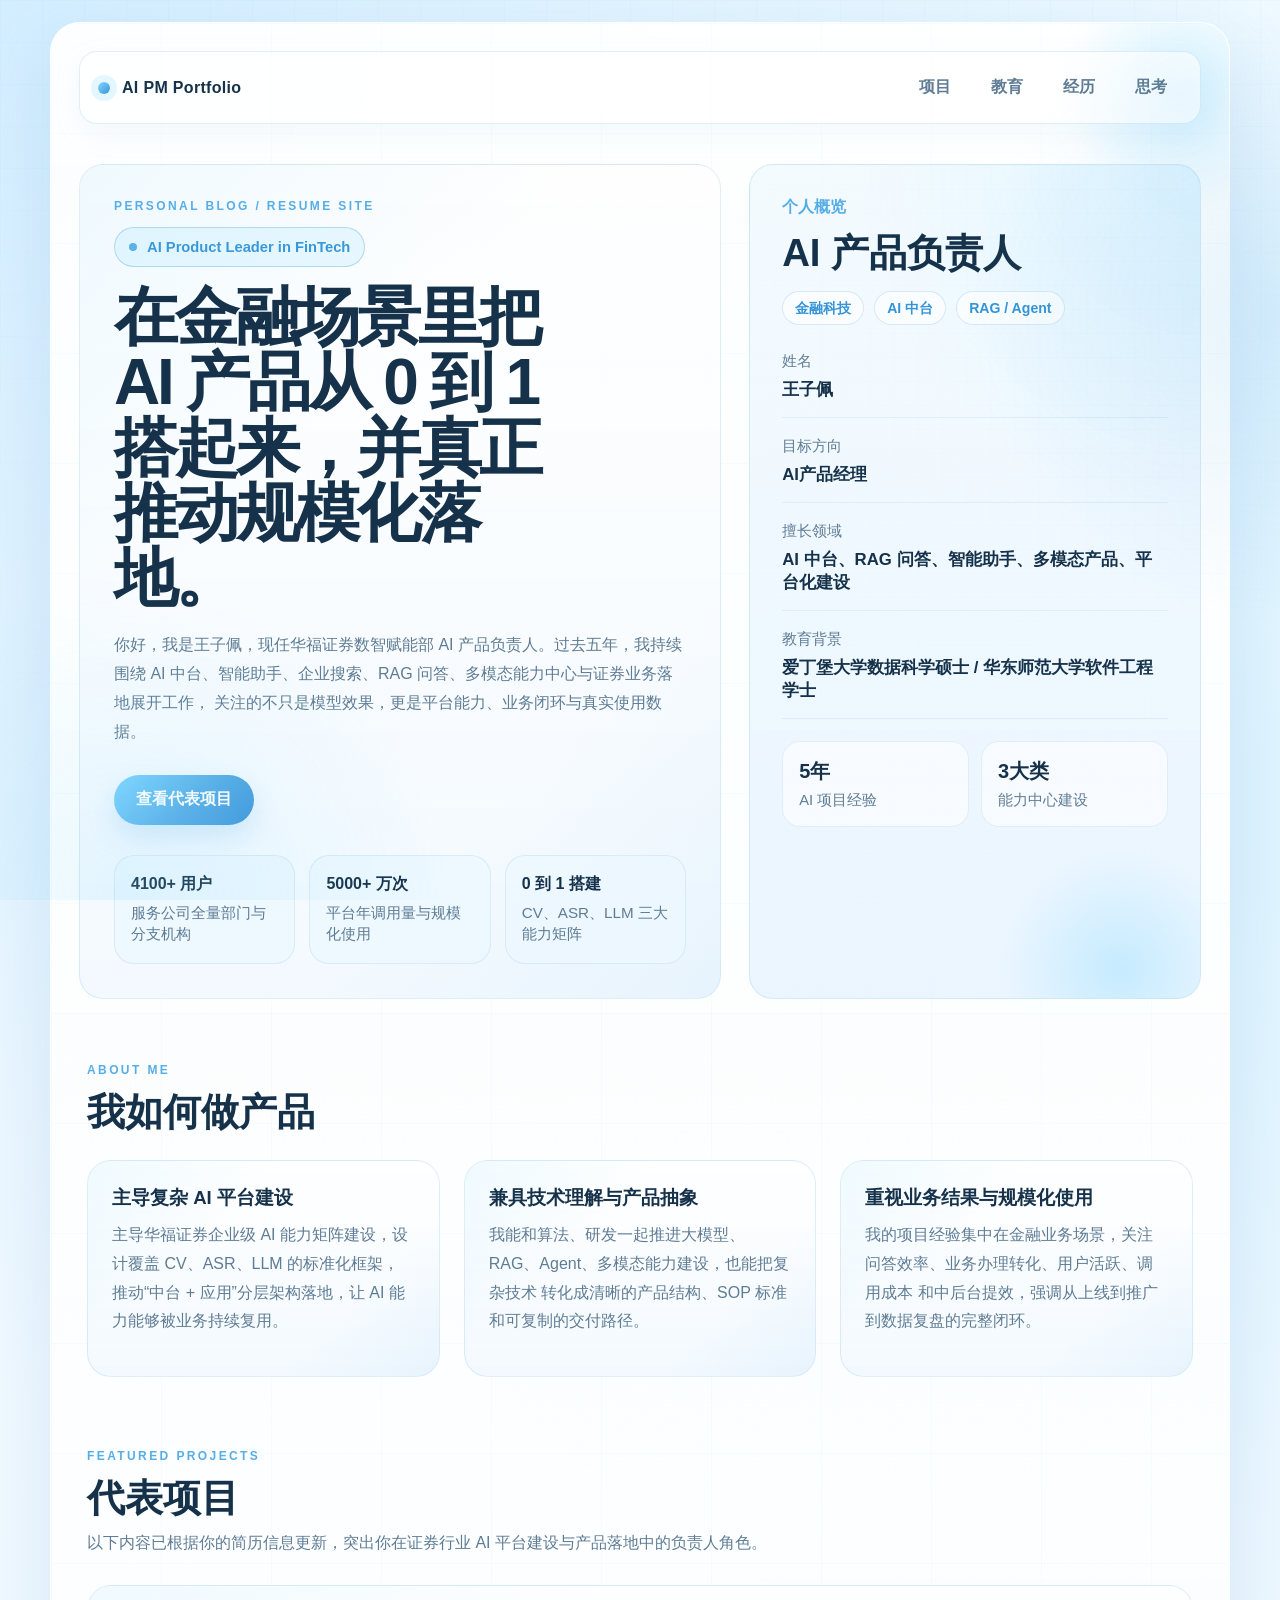
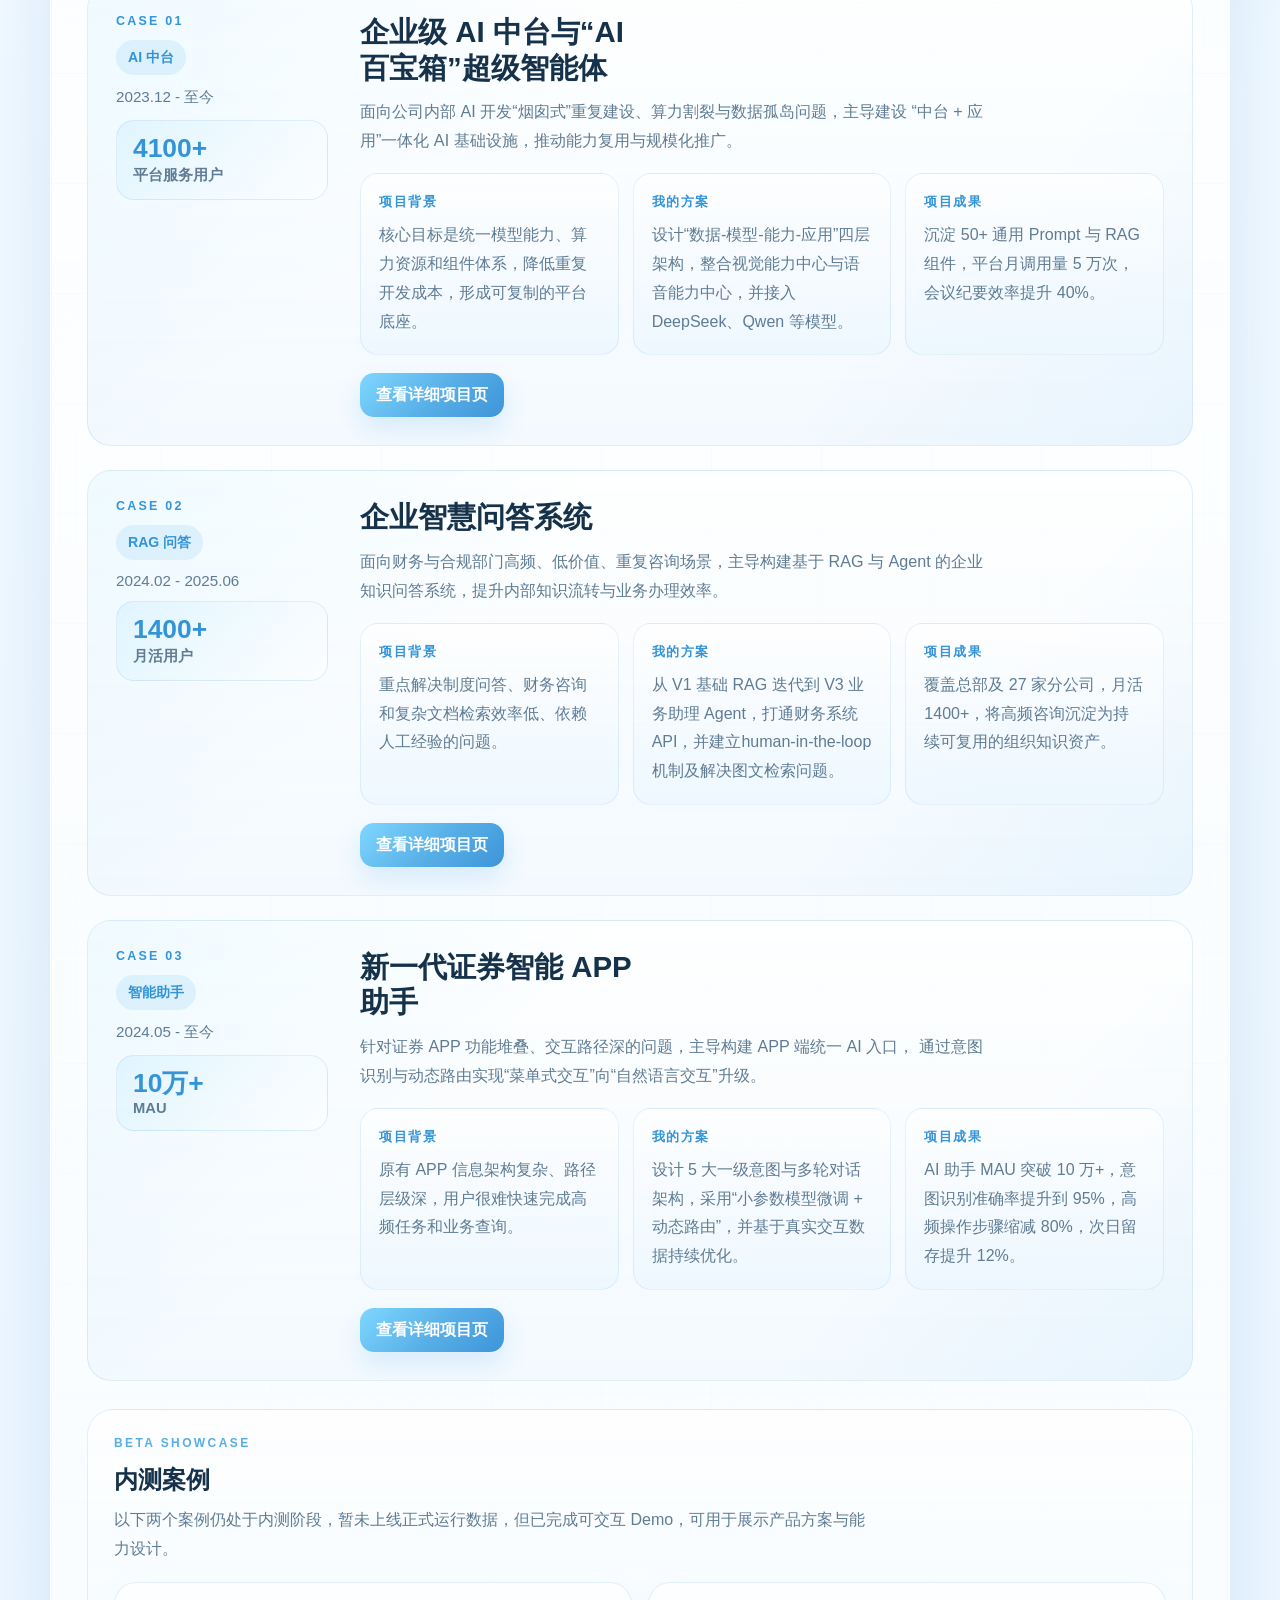
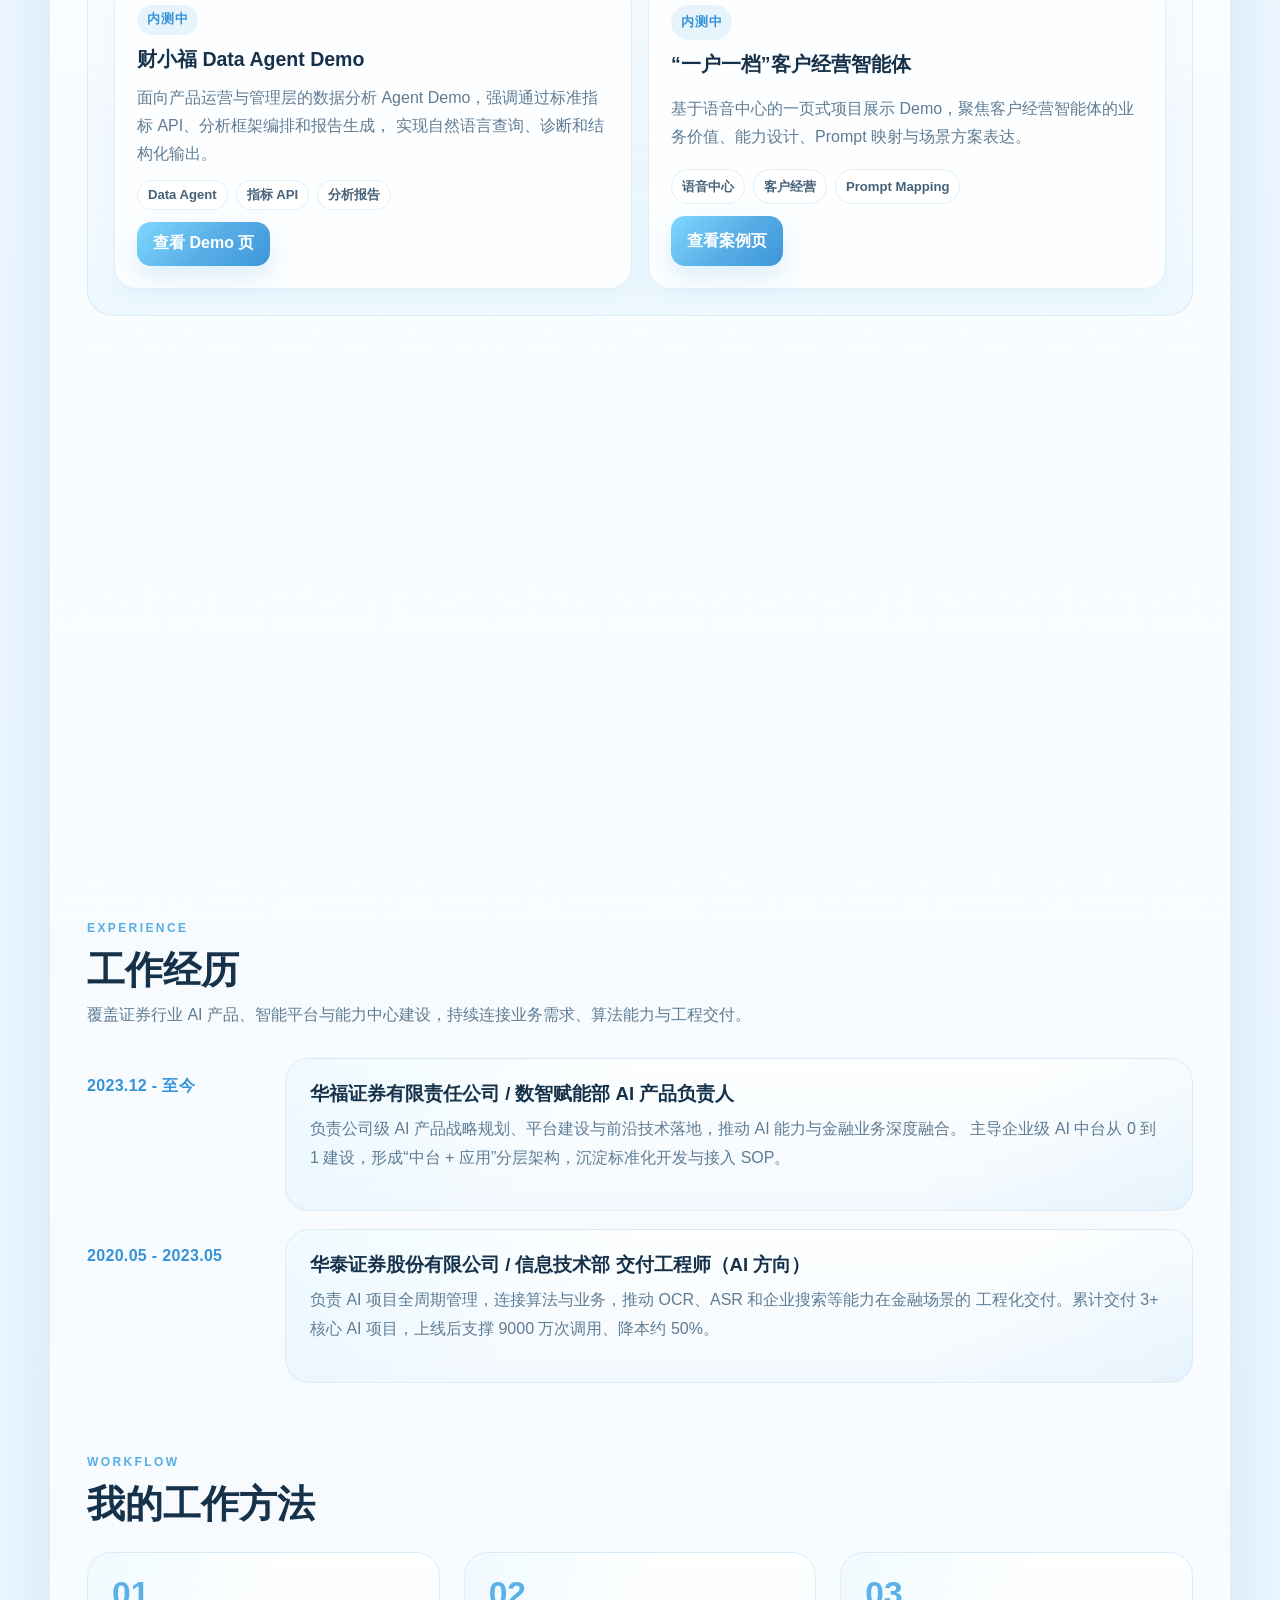
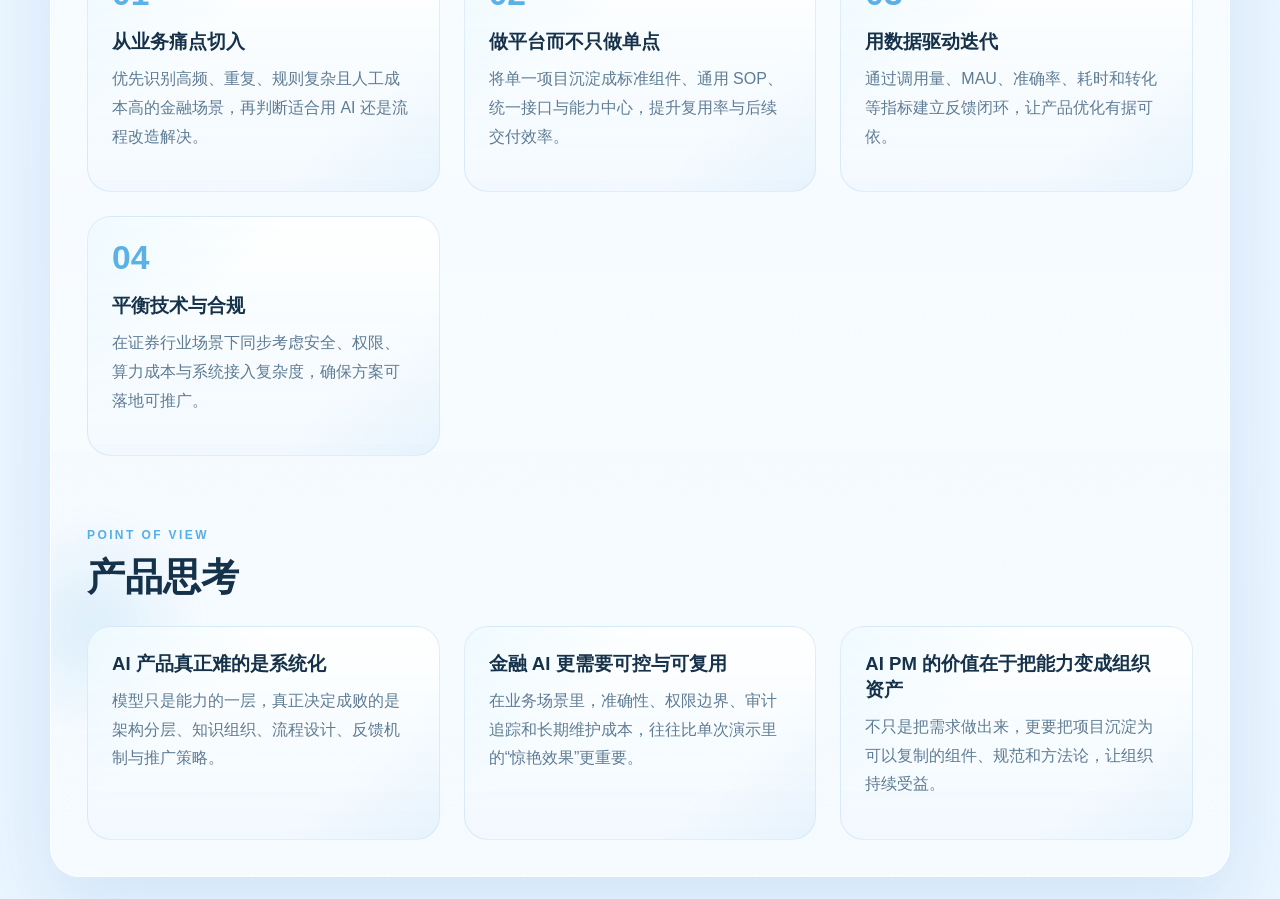
<file: index.html>
<!DOCTYPE html>
<html lang="zh-CN">
<head>
  <meta charset="UTF-8">
  <meta name="viewport" content="width=device-width, initial-scale=1.0">
  <title>王子佩 | AI 产品经理个人博客</title>
  <meta
    name="description"
    content="王子佩的 AI 产品经理个人博客，展示证券行业 AI 中台、智能问答、智能助手与平台化产品项目经历。"
  >
  <link rel="stylesheet" href="style.css">
</head>
<body>
  <div class="page-shell">
    <div class="bg-orb bg-orb-one"></div>
    <div class="bg-orb bg-orb-two"></div>
    <div class="bg-grid"></div>
    <header class="hero">
      <nav class="topbar">
        <div class="brand">
          <span class="brand-dot"></span>
          <span>AI PM Portfolio</span>
        </div>
        <div class="nav-links">
          <a href="#projects">项目</a>
          <a href="#education">教育</a>
          <a href="#experience">经历</a>
          <a href="#writing">思考</a>
        </div>
      </nav>

      <div class="hero-grid">
        <section class="hero-copy reveal">
          <p class="eyebrow">PERSONAL BLOG / RESUME SITE</p>
          <div class="status-pill">
            <span class="status-dot"></span>
            <span>AI Product Leader in FinTech</span>
          </div>
          <h1>在金融场景里把 AI 产品从 0 到 1 搭起来，并真正推动规模化落地。</h1>
          <p class="hero-text">
            你好，我是王子佩，现任华福证券数智赋能部 AI 产品负责人。过去五年，我持续围绕
            AI 中台、智能助手、企业搜索、RAG 问答、多模态能力中心与证券业务落地展开工作，
            关注的不只是模型效果，更是平台能力、业务闭环与真实使用数据。
          </p>

          <div class="hero-actions">
            <a class="button button-primary" href="#projects">查看代表项目</a>
          </div>

          <ul class="hero-metrics">
            <li>
              <strong>4100+ 用户</strong>
              <span>服务公司全量部门与分支机构</span>
            </li>
            <li>
              <strong>5000+ 万次</strong>
              <span>平台年调用量与规模化使用</span>
            </li>
            <li>
              <strong>0 到 1 搭建</strong>
              <span>CV、ASR、LLM 三大能力矩阵</span>
            </li>
          </ul>
        </section>

        <aside class="hero-card reveal">
          <div class="card-glow"></div>
          <div class="card-grid"></div>
          <p class="card-label">个人概览</p>
          <h2>AI 产品负责人</h2>
          <div class="hero-badges">
            <span>金融科技</span>
            <span>AI 中台</span>
            <span>RAG / Agent</span>
          </div>
          <div class="info-list">
            <div>
              <span>姓名</span>
              <strong>王子佩</strong>
            </div>
            <div>
              <span>目标方向</span>
              <strong>AI产品经理</strong>
            </div>
            <div>
              <span>擅长领域</span>
              <strong>AI 中台、RAG 问答、智能助手、多模态产品、平台化建设</strong>
            </div>
            <div>
              <span>教育背景</span>
              <strong>爱丁堡大学数据科学硕士 / 华东师范大学软件工程学士</strong>
            </div>
          </div>
          <div class="mini-metrics">
            <article>
              <strong>5年</strong>
              <span>AI 项目经验</span>
            </article>
            <article>
              <strong>3大类</strong>
              <span>能力中心建设</span>
            </article>
          </div>
        </aside>
      </div>
    </header>

    <main>
      <section class="section intro reveal">
        <div class="section-heading">
          <p class="eyebrow">ABOUT ME</p>
          <h2>我如何做产品</h2>
        </div>
        <div class="intro-grid">
          <article>
            <h3>主导复杂 AI 平台建设</h3>
            <p>
              主导华福证券企业级 AI 能力矩阵建设，设计覆盖 CV、ASR、LLM 的标准化框架，
              推动“中台 + 应用”分层架构落地，让 AI 能力能够被业务持续复用。
            </p>
          </article>
          <article>
            <h3>兼具技术理解与产品抽象</h3>
            <p>
              我能和算法、研发一起推进大模型、RAG、Agent、多模态能力建设，也能把复杂技术
              转化成清晰的产品结构、SOP 标准和可复制的交付路径。
            </p>
          </article>
          <article>
            <h3>重视业务结果与规模化使用</h3>
            <p>
              我的项目经验集中在金融业务场景，关注问答效率、业务办理转化、用户活跃、调用成本
              和中后台提效，强调从上线到推广到数据复盘的完整闭环。
            </p>
          </article>
        </div>
      </section>

      <section class="section reveal" id="projects">
        <div class="section-heading">
          <p class="eyebrow">FEATURED PROJECTS</p>
          <h2>代表项目</h2>
          <p class="section-subtitle">
            以下内容已根据你的简历信息更新，突出你在证券行业 AI 平台建设与产品落地中的负责人角色。
          </p>
        </div>

        <div class="project-list">
          <article class="project-card project-case">
            <div class="project-side">
              <span class="case-index">CASE 01</span>
              <span class="project-tag">AI 中台</span>
              <span class="project-period">2023.12 - 至今</span>
              <div class="project-highlight">
                <strong>4100+</strong>
                <span>平台服务用户</span>
              </div>
            </div>
            <div class="project-body">
              <h3>企业级 AI 中台与“AI 百宝箱”超级智能体</h3>
              <p class="project-summary">
                面向公司内部 AI 开发“烟囱式”重复建设、算力割裂与数据孤岛问题，主导建设
                “中台 + 应用”一体化 AI 基础设施，推动能力复用与规模化推广。
              </p>
              <div class="case-grid">
                <div class="case-block">
                  <span>项目背景</span>
                  <p>核心目标是统一模型能力、算力资源和组件体系，降低重复开发成本，形成可复制的平台底座。</p>
                </div>
                <div class="case-block">
                  <span>我的方案</span>
                  <p>设计“数据-模型-能力-应用”四层架构，整合视觉能力中心与语音能力中心，并接入 DeepSeek、Qwen 等模型。</p>
                </div>
                <div class="case-block">
                  <span>项目成果</span>
                  <p>沉淀 50+ 通用 Prompt 与 RAG 组件，平台月调用量 5 万次，会议纪要效率提升 40%。</p>
                </div>
              </div>
              <div class="project-link-row">
                <a class="showcase-link" href="./ai_baibaoxiang_project_report.html">查看详细项目页</a>
              </div>
            </div>
          </article>

          <article class="project-card project-case">
            <div class="project-side">
              <span class="case-index">CASE 02</span>
              <span class="project-tag">RAG 问答</span>
              <span class="project-period">2024.02 - 2025.06</span>
              <div class="project-highlight">
                <strong>1400+</strong>
                <span>月活用户</span>
              </div>
            </div>
            <div class="project-body">
              <h3>企业智慧问答系统</h3>
              <p class="project-summary">
                面向财务与合规部门高频、低价值、重复咨询场景，主导构建基于 RAG 与 Agent
                的企业知识问答系统，提升内部知识流转与业务办理效率。
              </p>
              <div class="case-grid">
                <div class="case-block">
                  <span>项目背景</span>
                  <p>重点解决制度问答、财务咨询和复杂文档检索效率低、依赖人工经验的问题。</p>
                </div>
                <div class="case-block">
                  <span>我的方案</span>
                  <p>从 V1 基础 RAG 迭代到 V3 业务助理 Agent，打通财务系统 API，并建立human-in-the-loop机制及解决图文检索问题。</p>
                </div>
                <div class="case-block">
                  <span>项目成果</span>
                  <p>覆盖总部及 27 家分公司，月活 1400+，将高频咨询沉淀为持续可复用的组织知识资产。</p>
                </div>
              </div>
              <div class="project-link-row">
                <a class="showcase-link" href="./enterprise_qa_project_report.html">查看详细项目页</a>
              </div>
            </div>
          </article>

          <article class="project-card project-case">
            <div class="project-side">
              <span class="case-index">CASE 03</span>
              <span class="project-tag">智能助手</span>
              <span class="project-period">2024.05 - 至今</span>
              <div class="project-highlight">
                <strong>10万+</strong>
                <span>MAU</span>
              </div>
            </div>
            <div class="project-body">
              <h3>新一代证券智能 APP 助手</h3>
              <p class="project-summary">
                针对证券 APP 功能堆叠、交互路径深的问题，主导构建 APP 端统一 AI 入口，
                通过意图识别与动态路由实现“菜单式交互”向“自然语言交互”升级。
              </p>
              <div class="case-grid">
                <div class="case-block">
                  <span>项目背景</span>
                  <p>原有 APP 信息架构复杂、路径层级深，用户很难快速完成高频任务和业务查询。</p>
                </div>
                <div class="case-block">
                  <span>我的方案</span>
                  <p>设计 5 大一级意图与多轮对话架构，采用“小参数模型微调 + 动态路由”，并基于真实交互数据持续优化。</p>
                </div>
                <div class="case-block">
                  <span>项目成果</span>
                  <p>AI 助手 MAU 突破 10 万+，意图识别准确率提升到 95%，高频操作步骤缩减 80%，次日留存提升 12%。</p>
                </div>
              </div>
              <div class="project-link-row">
                <a class="showcase-link" href="./caixiaofu_project_report_ultra_hd.html">查看详细项目页</a>
              </div>
            </div>
          </article>
        </div>

        <div class="project-showcase">
          <div class="showcase-head">
            <p class="eyebrow">BETA SHOWCASE</p>
            <h3>内测案例</h3>
            <p class="section-subtitle">
              以下两个案例仍处于内测阶段，暂未上线正式运行数据，但已完成可交互 Demo，可用于展示产品方案与能力设计。
            </p>
          </div>
          <div class="showcase-grid">
            <article class="showcase-card">
              <span class="showcase-status">内测中</span>
              <h4>财小福 Data Agent Demo</h4>
              <p>
                面向产品运营与管理层的数据分析 Agent Demo，强调通过标准指标 API、分析框架编排和报告生成，
                实现自然语言查询、诊断和结构化输出。
              </p>
              <div class="showcase-tags">
                <span>Data Agent</span>
                <span>指标 API</span>
                <span>分析报告</span>
              </div>
              <a class="showcase-link" href="./caixiaofu_data_agent_api_demo_atomic_metric_api_no_extra_column.html">查看 Demo 页</a>
            </article>

            <article class="showcase-card">
              <span class="showcase-status">内测中</span>
              <h4>“一户一档”客户经营智能体</h4>
              <p>
                基于语音中心的一页式项目展示 Demo，聚焦客户经营智能体的业务价值、能力设计、Prompt 映射与场景方案表达。
              </p>
              <div class="showcase-tags">
                <span>语音中心</span>
                <span>客户经营</span>
                <span>Prompt Mapping</span>
              </div>
              <a class="showcase-link" href="./project_showcase_onepage_with_demo_prompt_mapping_v2.html">查看案例页</a>
            </article>
          </div>
        </div>
      </section>

      <section class="section reveal" id="education">
        <div class="section-heading">
          <p class="eyebrow">EDUCATION</p>
          <h2>教育经历</h2>
          <p class="section-subtitle">
            数据科学与软件工程的复合背景，让我在 AI 产品工作中能够同时理解技术实现与业务落地。
          </p>
        </div>

        <div class="timeline">
          <article class="timeline-item">
            <span class="timeline-date">2018.09 - 2019.11</span>
            <div class="timeline-content">
              <h3>英国爱丁堡大学 / 数据科学硕士</h3>
              <p>
                系统学习数据科学、机器学习与工程分析方法，并以第二作者身份发表论文
                《Image Deconvolution with Deep Image and Kernel Priors》。
              </p>
            </div>
          </article>

          <article class="timeline-item">
            <span class="timeline-date">2014.09 - 2018.06</span>
            <div class="timeline-content">
              <h3>华东师范大学 / 软件工程学士</h3>
              <p>
                夯实软件工程、系统设计与产品协作基础，为后续从 AI 技术交付走向 AI 产品规划与平台建设
                提供了扎实的工程能力支撑。
              </p>
            </div>
          </article>
        </div>
      </section>

      <section class="section reveal" id="experience">
        <div class="section-heading">
          <p class="eyebrow">EXPERIENCE</p>
          <h2>工作经历</h2>
          <p class="section-subtitle">
            覆盖证券行业 AI 产品、智能平台与能力中心建设，持续连接业务需求、算法能力与工程交付。
          </p>
        </div>

        <div class="timeline">
          <article class="timeline-item">
            <span class="timeline-date">2023.12 - 至今</span>
            <div class="timeline-content">
              <h3>华福证券有限责任公司 / 数智赋能部 AI 产品负责人</h3>
              <p>
                负责公司级 AI 产品战略规划、平台建设与前沿技术落地，推动 AI 能力与金融业务深度融合。
                主导企业级 AI 中台从 0 到 1 建设，形成“中台 + 应用”分层架构，沉淀标准化开发与接入 SOP。
              </p>
            </div>
          </article>

          <article class="timeline-item">
            <span class="timeline-date">2020.05 - 2023.05</span>
            <div class="timeline-content">
              <h3>华泰证券股份有限公司 / 信息技术部 交付工程师（AI 方向）</h3>
              <p>
                负责 AI 项目全周期管理，连接算法与业务，推动 OCR、ASR 和企业搜索等能力在金融场景的
                工程化交付。累计交付 3+ 核心 AI 项目，上线后支撑 9000 万次调用、降本约 50%。
              </p>
            </div>
          </article>
        </div>
      </section>

      <section class="section method reveal">
        <div class="section-heading">
          <p class="eyebrow">WORKFLOW</p>
          <h2>我的工作方法</h2>
        </div>

        <div class="method-grid">
          <article>
            <span>01</span>
            <h3>从业务痛点切入</h3>
            <p>优先识别高频、重复、规则复杂且人工成本高的金融场景，再判断适合用 AI 还是流程改造解决。</p>
          </article>
          <article>
            <span>02</span>
            <h3>做平台而不只做单点</h3>
            <p>将单一项目沉淀成标准组件、通用 SOP、统一接口与能力中心，提升复用率与后续交付效率。</p>
          </article>
          <article>
            <span>03</span>
            <h3>用数据驱动迭代</h3>
            <p>通过调用量、MAU、准确率、耗时和转化等指标建立反馈闭环，让产品优化有据可依。</p>
          </article>
          <article>
            <span>04</span>
            <h3>平衡技术与合规</h3>
            <p>在证券行业场景下同步考虑安全、权限、算力成本与系统接入复杂度，确保方案可落地可推广。</p>
          </article>
        </div>
      </section>

      <section class="section reveal" id="writing">
        <div class="section-heading">
          <p class="eyebrow">POINT OF VIEW</p>
          <h2>产品思考</h2>
        </div>

        <div class="writing-grid">
          <article class="writing-card">
            <h3>AI 产品真正难的是系统化</h3>
            <p>
              模型只是能力的一层，真正决定成败的是架构分层、知识组织、流程设计、反馈机制与推广策略。
            </p>
          </article>
          <article class="writing-card">
            <h3>金融 AI 更需要可控与可复用</h3>
            <p>
              在业务场景里，准确性、权限边界、审计追踪和长期维护成本，往往比单次演示里的“惊艳效果”更重要。
            </p>
          </article>
          <article class="writing-card">
            <h3>AI PM 的价值在于把能力变成组织资产</h3>
            <p>
              不只是把需求做出来，更要把项目沉淀为可以复制的组件、规范和方法论，让组织持续受益。
            </p>
          </article>
        </div>
      </section>
    </main>
  </div>

  <script src="script.js"></script>
</body>
</html>
</file>
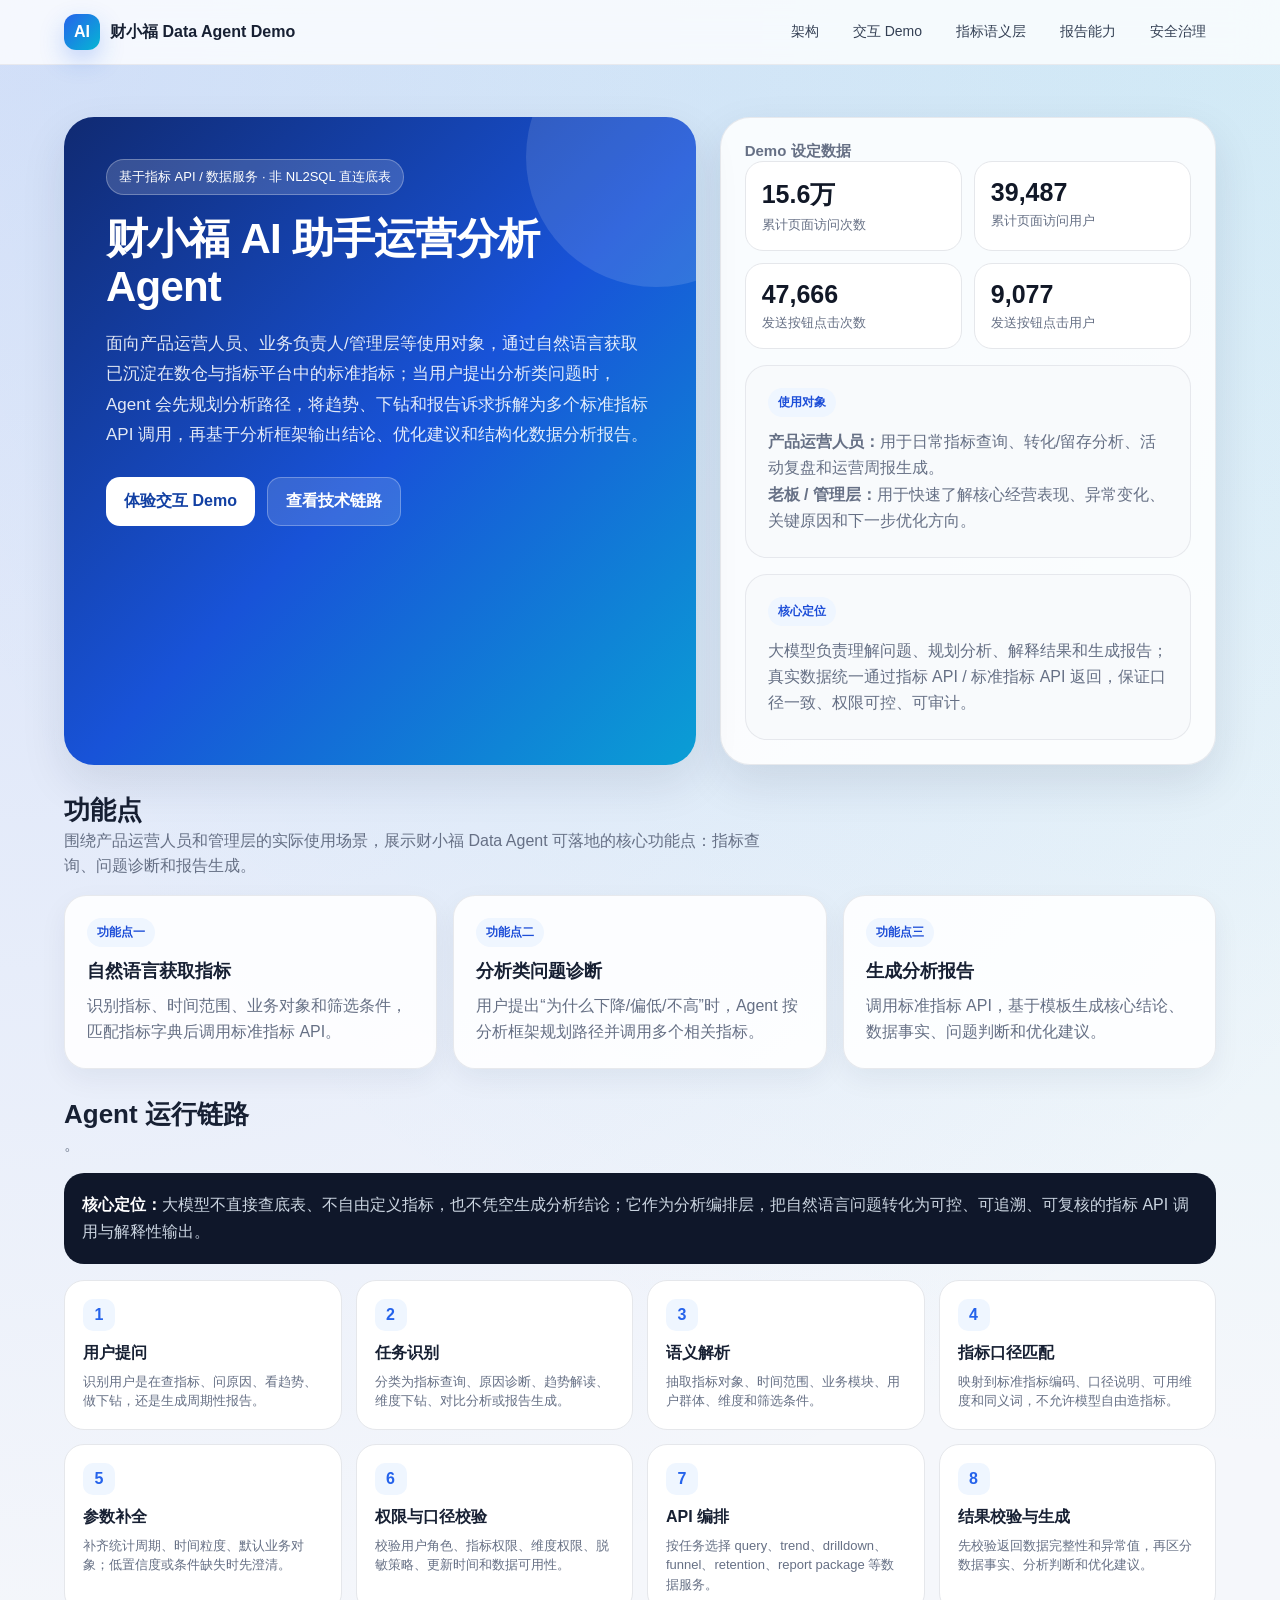
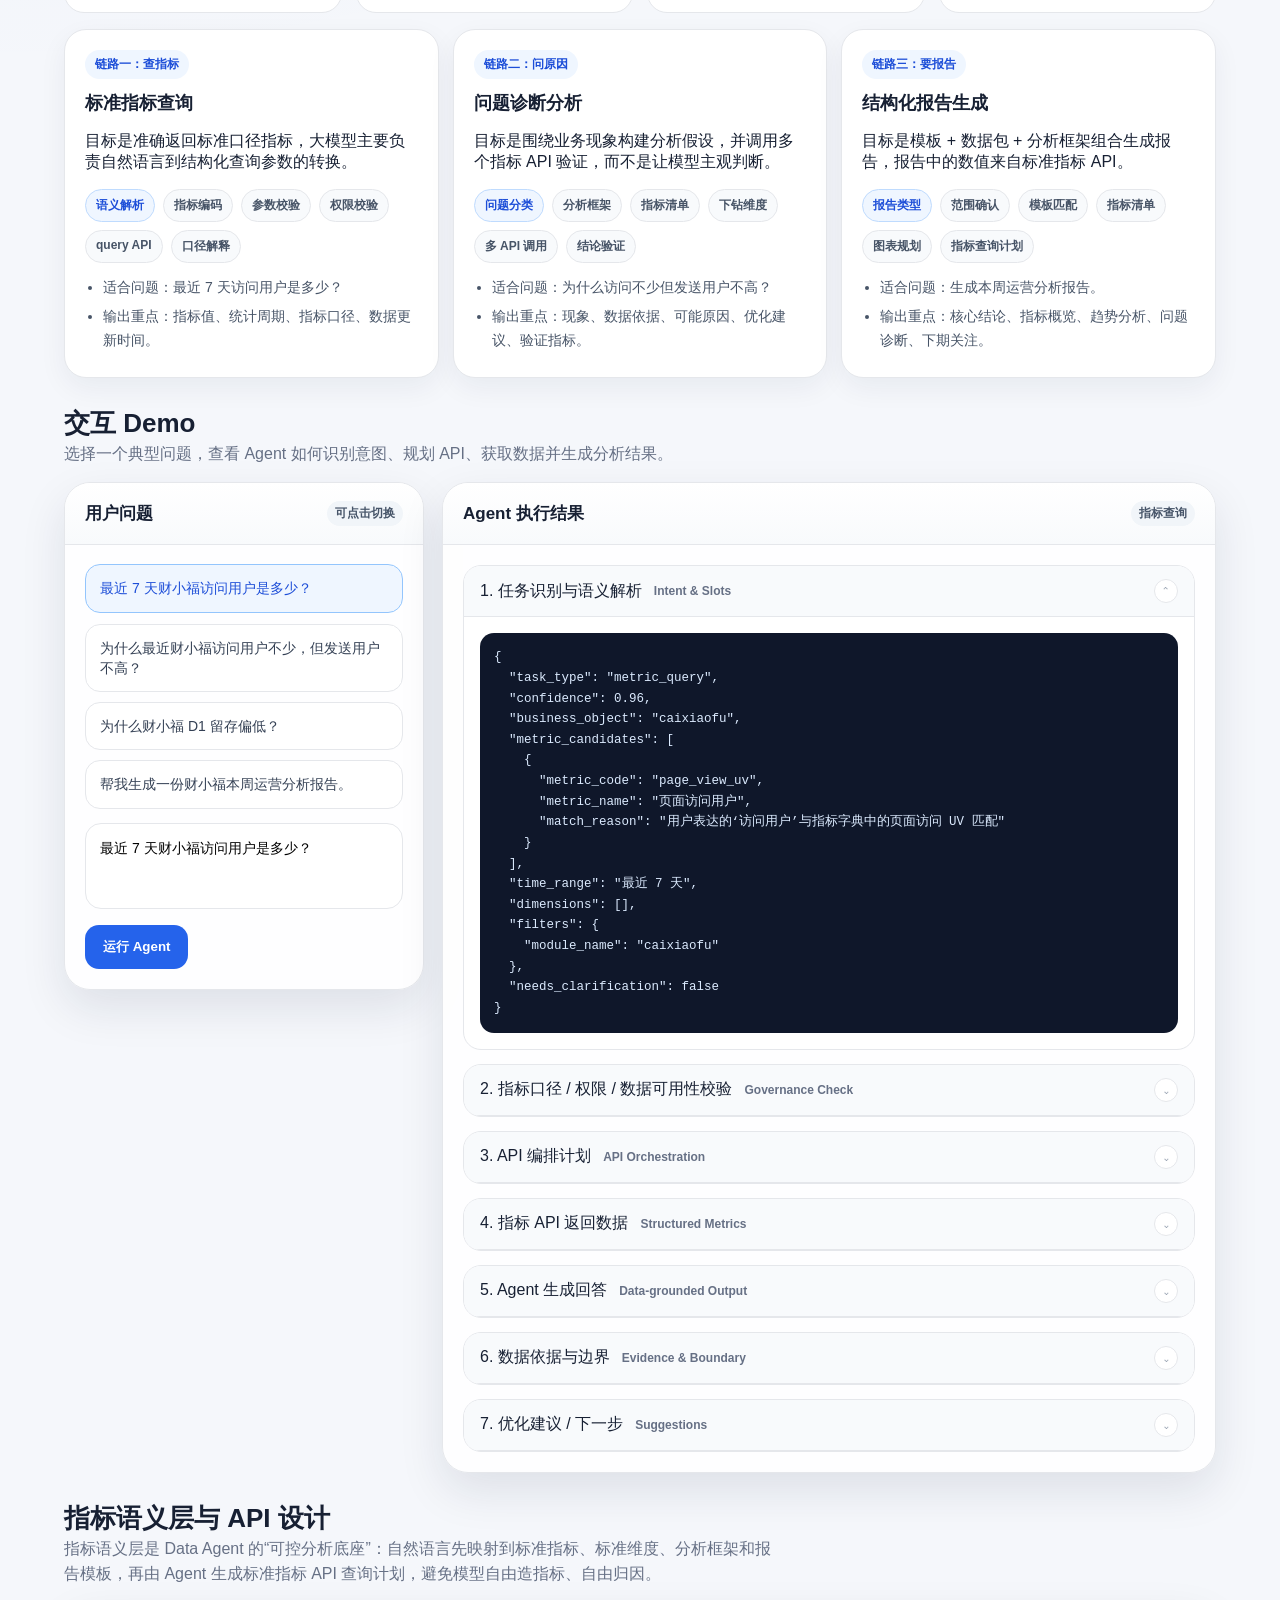
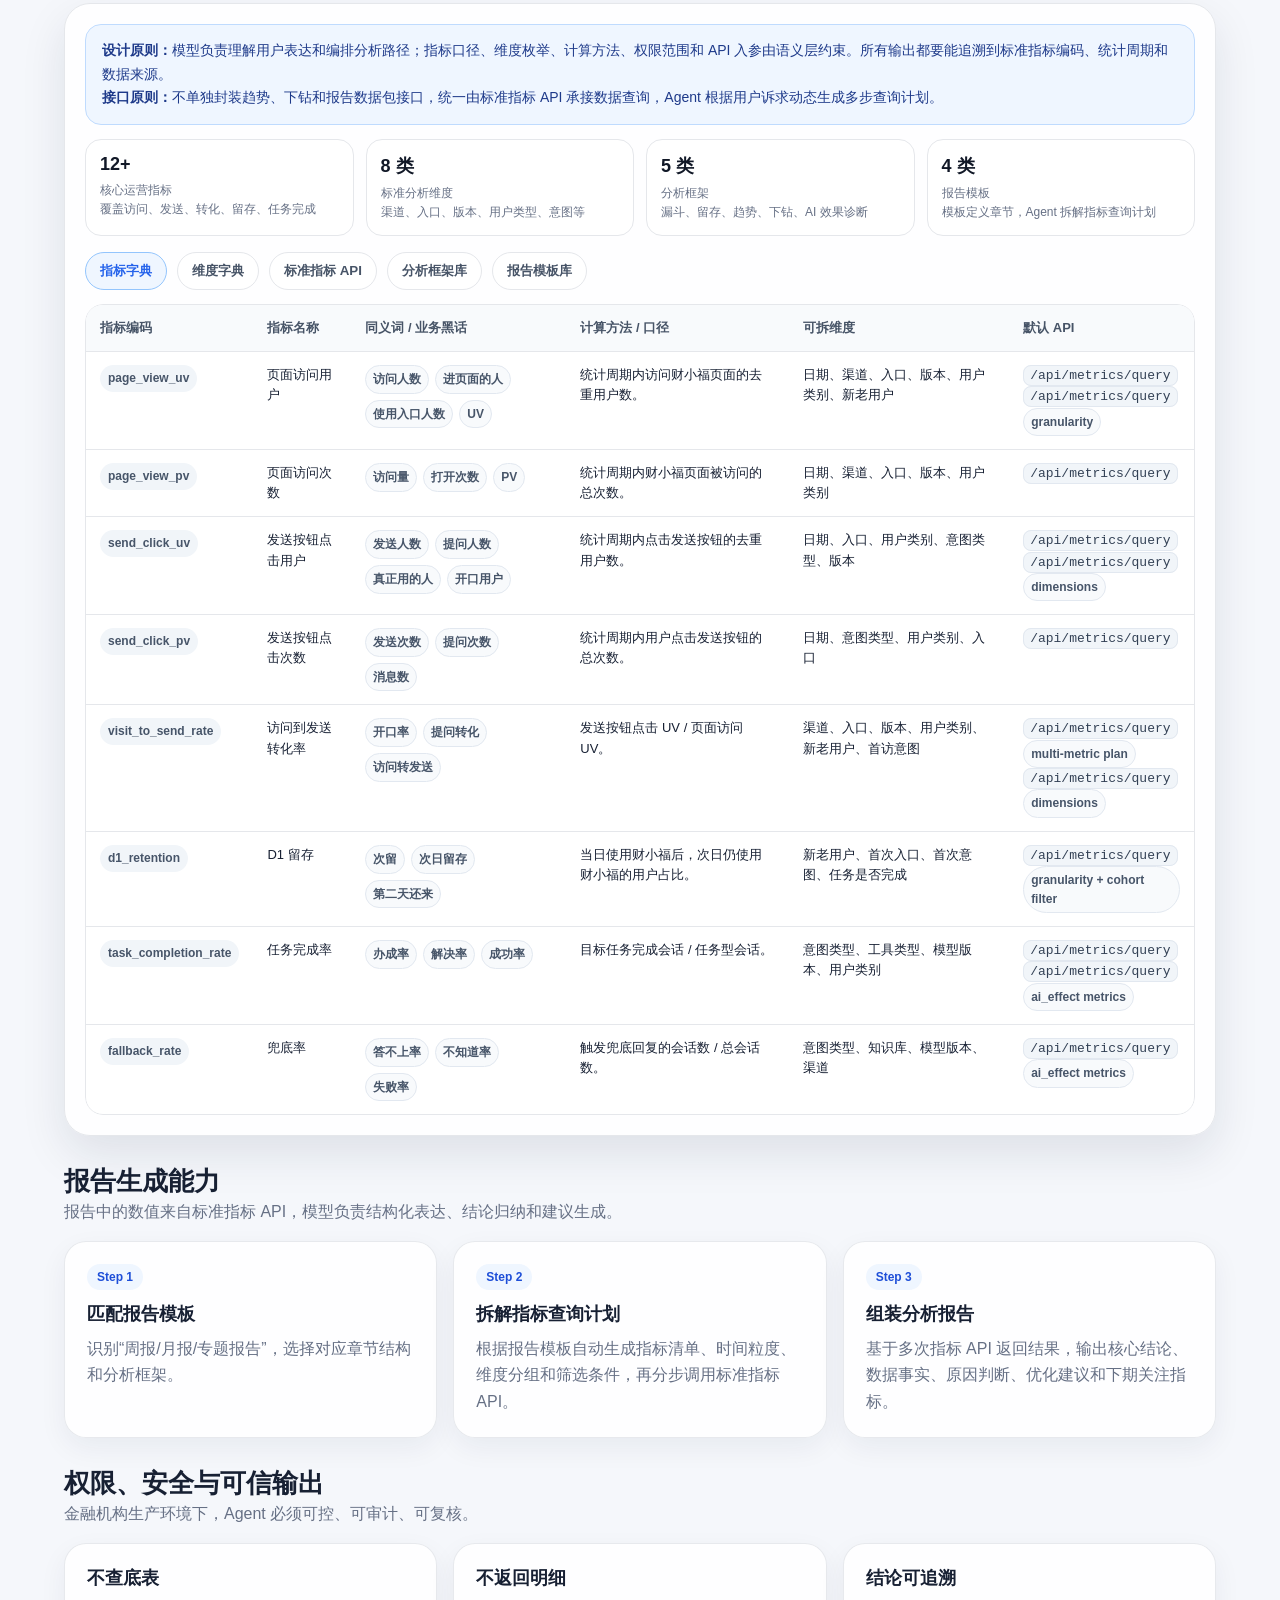
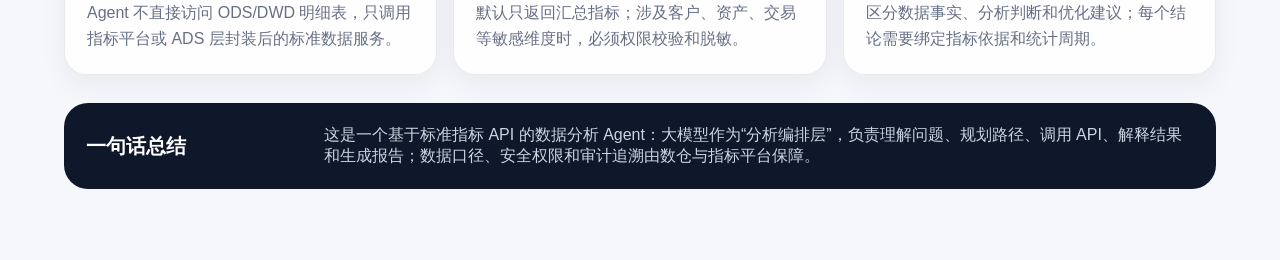
<file: caixiaofu_data_agent_api_demo_atomic_metric_api_no_extra_column.html>
<!DOCTYPE html>
<html lang="zh-CN">
<head>
  <meta charset="UTF-8" />
  <meta name="viewport" content="width=device-width, initial-scale=1.0" />
  <title>财小福 Data Agent Demo</title>
  <style>
    :root{--bg:#f5f7fb;--card:#fff;--text:#172033;--muted:#667085;--blue:#2563eb;--blue2:#1d4ed8;--cyan:#06b6d4;--green:#16a34a;--orange:#f97316;--line:#e5e7eb;--shadow:0 18px 45px rgba(20,33,61,.10);--radius:22px}*{box-sizing:border-box}html{scroll-behavior:smooth}body{margin:0;font-family:-apple-system,BlinkMacSystemFont,"Segoe UI","PingFang SC","Microsoft YaHei",Arial,sans-serif;background:radial-gradient(circle at top left,rgba(37,99,235,.16),transparent 32%),radial-gradient(circle at top right,rgba(6,182,212,.12),transparent 28%),var(--bg);color:var(--text)}.nav{position:sticky;top:0;z-index:50;backdrop-filter:blur(18px);background:rgba(255,255,255,.78);border-bottom:1px solid rgba(229,231,235,.85)}.nav-inner{max-width:1200px;margin:auto;padding:14px 24px;display:flex;align-items:center;justify-content:space-between;gap:18px}.brand{display:flex;align-items:center;gap:10px;font-weight:800}.brand-badge{width:36px;height:36px;border-radius:12px;display:grid;place-items:center;color:white;background:linear-gradient(135deg,var(--blue),var(--cyan));box-shadow:0 10px 25px rgba(37,99,235,.25)}.links{display:flex;gap:14px;flex-wrap:wrap;font-size:14px}.links a{color:#344054;text-decoration:none;padding:8px 10px;border-radius:10px}.links a:hover{background:#eff6ff;color:var(--blue)}.container{max-width:1200px;margin:auto;padding:28px 24px 80px}.hero{margin-top:24px;display:grid;grid-template-columns:1.12fr .88fr;gap:24px;align-items:stretch}.hero-card{border-radius:30px;padding:42px;background:linear-gradient(135deg,#102a72 0%,#1853d8 52%,#06b6d4 115%);color:white;box-shadow:var(--shadow);position:relative;overflow:hidden}.hero-card:before{content:"";position:absolute;right:-90px;top:-90px;width:260px;height:260px;border-radius:50%;background:rgba(255,255,255,.12)}.pill{display:inline-flex;align-items:center;gap:8px;padding:8px 12px;border-radius:999px;background:rgba(255,255,255,.16);border:1px solid rgba(255,255,255,.28);font-size:13px}h1{font-size:42px;line-height:1.15;margin:20px 0 14px;letter-spacing:-.8px}.hero-card p{font-size:17px;line-height:1.8;color:rgba(255,255,255,.88);max-width:760px}.hero-actions{margin-top:26px;display:flex;gap:12px;flex-wrap:wrap}.btn{border:0;border-radius:14px;padding:13px 18px;font-weight:700;cursor:pointer;transition:.2s;display:inline-flex;align-items:center;gap:8px;text-decoration:none}.btn-primary{background:white;color:#1240a3}.btn-primary:hover{transform:translateY(-2px);box-shadow:0 14px 26px rgba(0,0,0,.16)}.btn-ghost{background:rgba(255,255,255,.14);color:white;border:1px solid rgba(255,255,255,.28)}.summary-card{background:rgba(255,255,255,.86);border:1px solid rgba(229,231,235,.9);border-radius:30px;box-shadow:var(--shadow);padding:24px;display:flex;flex-direction:column;gap:16px}.mini-title{font-size:15px;color:var(--muted);font-weight:700}.kpi-grid{display:grid;grid-template-columns:1fr 1fr;gap:12px}.kpi{border:1px solid var(--line);border-radius:18px;padding:16px;background:#fff}.kpi .num{font-size:25px;font-weight:850;color:#111827}.kpi .label{font-size:13px;color:var(--muted);margin-top:5px}section{margin-top:28px}.section-title{display:flex;align-items:flex-end;justify-content:space-between;gap:18px;margin-bottom:16px}.section-title h2{margin:0;font-size:26px}.section-title p{margin:0;color:var(--muted);max-width:720px;line-height:1.6}.cards{display:grid;grid-template-columns:repeat(3,1fr);gap:16px}.card{background:rgba(255,255,255,.88);border:1px solid rgba(229,231,235,.9);border-radius:var(--radius);box-shadow:0 10px 28px rgba(20,33,61,.06);padding:22px}.card h3{margin:0 0 10px;font-size:18px}.card p{margin:0;color:var(--muted);line-height:1.65}.tag{display:inline-flex;padding:6px 10px;border-radius:999px;background:#eff6ff;color:#1d4ed8;font-size:12px;font-weight:700;margin-bottom:12px}.flow{display:grid;grid-template-columns:repeat(4,1fr);gap:14px}.step{position:relative;background:white;border:1px solid var(--line);border-radius:20px;padding:18px;min-height:142px}.step .idx{width:32px;height:32px;border-radius:10px;background:#eff6ff;color:var(--blue);display:grid;place-items:center;font-weight:850;margin-bottom:12px}.step h4{margin:0 0 8px}.step p{margin:0;color:var(--muted);font-size:13px;line-height:1.5}.flow-note{margin:16px 0;border-radius:20px;padding:18px;background:#0f172a;color:#cbd5e1;line-height:1.7}.flow-note strong{color:#fff}.branch-grid{display:grid;grid-template-columns:repeat(3,1fr);gap:14px;margin-top:16px}.branch{background:white;border:1px solid var(--line);border-radius:22px;padding:20px;box-shadow:0 10px 28px rgba(20,33,61,.06)}.branch h3{margin:0 0 10px;font-size:18px}.branch ul{margin:12px 0 0;padding-left:18px;color:#475467;line-height:1.75;font-size:14px}.branch li{margin:4px 0}.chain{display:flex;flex-wrap:wrap;gap:8px;margin-top:12px}.chain span{background:#f8fafc;border:1px solid var(--line);border-radius:999px;padding:7px 10px;font-size:12px;color:#475467;font-weight:700}.chain span.key{background:#eff6ff;color:#1d4ed8;border-color:#bfdbfe}.demo{display:grid;grid-template-columns:360px 1fr;gap:18px;align-items:start}.panel{background:rgba(255,255,255,.9);border:1px solid var(--line);border-radius:26px;box-shadow:var(--shadow);overflow:hidden}.panel-head{padding:18px 20px;border-bottom:1px solid var(--line);background:linear-gradient(180deg,#ffffff,#f8fafc);display:flex;align-items:center;justify-content:space-between}.panel-head strong{font-size:17px}.panel-body{padding:20px}.query-list{display:flex;flex-direction:column;gap:10px}.query-btn{text-align:left;border:1px solid var(--line);background:#fff;border-radius:15px;padding:13px 14px;cursor:pointer;line-height:1.45;color:#344054;transition:.2s;font-size:14px}.query-btn:hover,.query-btn.active{border-color:#93c5fd;background:#eff6ff;color:#1d4ed8;transform:translateY(-1px)}textarea{width:100%;height:86px;border:1px solid var(--line);border-radius:16px;padding:14px;font-size:14px;resize:none;outline:none;background:#fff;font-family:inherit;line-height:1.5;margin-top:14px}textarea:focus{border-color:#93c5fd;box-shadow:0 0 0 4px rgba(37,99,235,.1)}.runbar{display:flex;gap:10px;margin-top:12px}.runbar .btn{background:var(--blue);color:white}.runbar .btn:hover{background:var(--blue2)}.output{display:grid;grid-template-columns:1fr;gap:14px}.stage{border:1px solid var(--line);border-radius:18px;background:#fff;overflow:hidden}.stage-title{padding:0;background:#f8fafc;border-bottom:1px solid var(--line)}.stage-toggle{width:100%;padding:13px 16px;display:flex;justify-content:space-between;align-items:center;gap:12px;font-weight:800;background:transparent;border:0;cursor:pointer;text-align:left;font:inherit;color:inherit}.stage-toggle:hover{background:#f8fbff}.stage-main{display:flex;align-items:center;gap:12px;flex-wrap:wrap}.stage-main em{font-style:normal}.stage-title span{font-size:12px;color:var(--muted);font-weight:700}.stage-caret{display:inline-flex;align-items:center;justify-content:center;width:24px;height:24px;border-radius:999px;background:#fff;border:1px solid var(--line);color:#64748b;font-size:12px;transition:transform .2s ease;flex-shrink:0}.stage-content{display:none;padding:16px;color:#344054;line-height:1.65}.stage.open .stage-content{display:block}.stage.open .stage-caret{transform:rotate(180deg)}.json{font-family:ui-monospace,SFMono-Regular,Menlo,Monaco,Consolas,monospace;font-size:12.5px;background:#0f172a;color:#dbeafe;border-radius:14px;padding:14px;overflow:auto;line-height:1.65;white-space:pre-wrap}.metric-row{display:grid;grid-template-columns:repeat(4,1fr);gap:12px;margin:10px 0}.metric{border:1px solid var(--line);border-radius:16px;background:#fcfcfd;padding:14px}.metric b{display:block;font-size:21px;color:#111827;margin-bottom:4px}.metric span{font-size:12px;color:var(--muted)}.insight{border-left:4px solid var(--blue);background:#eff6ff;border-radius:12px;padding:13px 14px;margin:12px 0}.suggestions{display:grid;gap:10px;margin-top:10px}.suggestion{background:#f7fee7;border:1px solid #d9f99d;color:#365314;border-radius:14px;padding:12px 14px}.semantic-note{margin:0 0 14px;padding:14px 16px;border-radius:16px;background:#eff6ff;border:1px solid #bfdbfe;color:#1e3a8a;line-height:1.7;font-size:14px}.mini-grid{display:grid;grid-template-columns:repeat(4,1fr);gap:12px;margin-bottom:16px}.mini-card{border:1px solid var(--line);border-radius:16px;background:#fff;padding:14px}.mini-card b{display:block;font-size:18px;color:#111827;margin-bottom:5px}.mini-card span{font-size:12px;color:var(--muted);line-height:1.5}.table-wrap{overflow:auto;border-radius:18px}.small-table th,.small-table td{font-size:13px;vertical-align:top;line-height:1.55}.small-table td code{font-family:ui-monospace,SFMono-Regular,Menlo,Monaco,Consolas,monospace;background:#f1f5f9;border:1px solid #e2e8f0;border-radius:8px;padding:2px 6px;color:#334155}.chips{display:flex;gap:6px;flex-wrap:wrap}.chip{display:inline-flex;padding:4px 7px;border-radius:999px;background:#f8fafc;border:1px solid #e2e8f0;color:#475569;font-size:12px;font-weight:700}.tabs{display:flex;gap:10px;flex-wrap:wrap;margin-bottom:14px}.tab{border:1px solid var(--line);background:#fff;border-radius:999px;padding:9px 14px;cursor:pointer;font-weight:700;color:#475467}.tab.active{background:#eff6ff;color:var(--blue);border-color:#93c5fd}.tab-content{display:none}.tab-content.active{display:block}table{width:100%;border-collapse:separate;border-spacing:0;background:white;border:1px solid var(--line);border-radius:18px;overflow:hidden}th,td{padding:13px 14px;border-bottom:1px solid var(--line);text-align:left;font-size:14px}th{background:#f8fafc;color:#475467;font-weight:800}tr:last-child td{border-bottom:0}.badge{display:inline-flex;padding:4px 8px;border-radius:999px;background:#f1f5f9;color:#475569;font-size:12px;font-weight:700}.footer-note{margin-top:28px;border-radius:24px;padding:22px;background:#0f172a;color:#cbd5e1;display:grid;grid-template-columns:220px 1fr;gap:18px;align-items:center}.footer-note strong{color:white;font-size:20px}@media(max-width:980px){.hero,.demo{grid-template-columns:1fr}.cards,.flow,.branch-grid{grid-template-columns:1fr 1fr}.metric-row{grid-template-columns:1fr 1fr}.links{display:none}}@media(max-width:620px){.container{padding:18px 14px 60px}.hero-card{padding:28px}h1{font-size:31px}.cards,.flow,.branch-grid,.kpi-grid,.metric-row{grid-template-columns:1fr}.footer-note{grid-template-columns:1fr}}
  </style>
  <style>
    body{overflow-x:hidden}
    @media(max-width:760px){
      .nav-inner{padding:12px 14px;align-items:flex-start;flex-direction:column}
      .links{display:flex;gap:8px;overflow-x:auto;flex-wrap:nowrap;width:100%;padding-bottom:4px;scrollbar-width:none}
      .links::-webkit-scrollbar{display:none}
      .links a{white-space:nowrap;padding:7px 9px}
      .container{padding:18px 12px 48px}
      .hero-card,.summary-card,.card,.panel,.branch,.stage,.metric,.mini-card,.footer-note{border-radius:20px}
      .hero-card{padding:26px}
      .summary-card,.panel-body,.card,.branch{padding:18px}
      .section-title{align-items:flex-start}
      .section-title h2{font-size:24px}
      .mini-grid,.metric-row,.demo,.kpi-grid,.cards,.flow,.branch-grid,.footer-note{grid-template-columns:1fr}
      .stage-main{align-items:flex-start}
      .runbar,.tabs{flex-wrap:wrap}
      .tab{width:100%;text-align:center}
    }
    @media(max-width:520px){
      h1{font-size:28px;line-height:1.15}
      .hero-card p,.section-title p,.semantic-note{font-size:14px}
      .hero-actions,.runbar,.demo-actions{grid-template-columns:1fr}
      .runbar{display:grid}
      .runbar .btn,.demo-btn,.tab,.query-btn{width:100%}
      .stage-toggle{padding:12px}
      .stage-content,.panel-body{padding:14px}
      .metric b,.kpi .num{font-size:22px}
      th,td,.small-table th,.small-table td{padding:10px 11px;font-size:12px}
    }
  </style>
</head>
<body>
  <nav class="nav"><div class="nav-inner"><div class="brand"><div class="brand-badge">AI</div><span>财小福 Data Agent Demo</span></div><div class="links"><a href="#architecture">架构</a><a href="#demo">交互 Demo</a><a href="#semantic">指标语义层</a><a href="#report">报告能力</a><a href="#security">安全治理</a></div></div></nav>
  <main class="container">
    <section class="hero"><div class="hero-card"><div class="pill">基于指标 API / 数据服务 · 非 NL2SQL 直连底表</div><h1>财小福 AI 助手运营分析 Agent</h1><p>面向产品运营人员、业务负责人/管理层等使用对象，通过自然语言获取已沉淀在数仓与指标平台中的标准指标；当用户提出分析类问题时，Agent 会先规划分析路径，将趋势、下钻和报告诉求拆解为多个标准指标 API 调用，再基于分析框架输出结论、优化建议和结构化数据分析报告。</p><div class="hero-actions"><a class="btn btn-primary" href="#demo">体验交互 Demo</a><a class="btn btn-ghost" href="#architecture">查看技术链路</a></div></div><div class="summary-card"><div><div class="mini-title">Demo 设定数据</div><div class="kpi-grid"><div class="kpi"><div class="num">15.6万</div><div class="label">累计页面访问次数</div></div><div class="kpi"><div class="num">39,487</div><div class="label">累计页面访问用户</div></div><div class="kpi"><div class="num">47,666</div><div class="label">发送按钮点击次数</div></div><div class="kpi"><div class="num">9,077</div><div class="label">发送按钮点击用户</div></div></div></div><div class="card" style="box-shadow:none;background:#f8fafc"><span class="tag">使用对象</span><p><strong>产品运营人员：</strong>用于日常指标查询、转化/留存分析、活动复盘和运营周报生成。<br><strong>老板 / 管理层：</strong>用于快速了解核心经营表现、异常变化、关键原因和下一步优化方向。</p></div><div class="card" style="box-shadow:none;background:#f8fafc"><span class="tag">核心定位</span><p>大模型负责理解问题、规划分析、解释结果和生成报告；真实数据统一通过指标 API / 标准指标 API 返回，保证口径一致、权限可控、可审计。</p></div></div></section>
    <section><div class="section-title"><div><h2>功能点</h2><p>围绕产品运营人员和管理层的实际使用场景，展示财小福 Data Agent 可落地的核心功能点：指标查询、问题诊断和报告生成。</p></div></div><div class="cards"><div class="card"><span class="tag">功能点一</span><h3>自然语言获取指标</h3><p>识别指标、时间范围、业务对象和筛选条件，匹配指标字典后调用标准指标 API。</p></div><div class="card"><span class="tag">功能点二</span><h3>分析类问题诊断</h3><p>用户提出“为什么下降/偏低/不高”时，Agent 按分析框架规划路径并调用多个相关指标。</p></div><div class="card"><span class="tag">功能点三</span><h3>生成分析报告</h3><p>调用标准指标 API，基于模板生成核心结论、数据事实、问题判断和优化建议。</p></div></div></section>
    <section id="architecture"><div class="section-title"><div><h2>Agent 运行链路</h2><p>。</p></div></div><div class="flow-note"><strong>核心定位：</strong>大模型不直接查底表、不自由定义指标，也不凭空生成分析结论；它作为分析编排层，把自然语言问题转化为可控、可追溯、可复核的指标 API 调用与解释性输出。</div><div class="flow"><div class="step"><div class="idx">1</div><h4>用户提问</h4><p>识别用户是在查指标、问原因、看趋势、做下钻，还是生成周期性报告。</p></div><div class="step"><div class="idx">2</div><h4>任务识别</h4><p>分类为指标查询、原因诊断、趋势解读、维度下钻、对比分析或报告生成。</p></div><div class="step"><div class="idx">3</div><h4>语义解析</h4><p>抽取指标对象、时间范围、业务模块、用户群体、维度和筛选条件。</p></div><div class="step"><div class="idx">4</div><h4>指标口径匹配</h4><p>映射到标准指标编码、口径说明、可用维度和同义词，不允许模型自由造指标。</p></div><div class="step"><div class="idx">5</div><h4>参数补全</h4><p>补齐统计周期、时间粒度、默认业务对象；低置信度或条件缺失时先澄清。</p></div><div class="step"><div class="idx">6</div><h4>权限与口径校验</h4><p>校验用户角色、指标权限、维度权限、脱敏策略、更新时间和数据可用性。</p></div><div class="step"><div class="idx">7</div><h4>API 编排</h4><p>按任务选择 query、trend、drilldown、funnel、retention、report package 等数据服务。</p></div><div class="step"><div class="idx">8</div><h4>结果校验与生成</h4><p>先校验返回数据完整性和异常值，再区分数据事实、分析判断和优化建议。</p></div></div><div class="branch-grid"><div class="branch"><span class="tag">链路一：查指标</span><h3>标准指标查询</h3><p>目标是准确返回标准口径指标，大模型主要负责自然语言到结构化查询参数的转换。</p><div class="chain"><span class="key">语义解析</span><span>指标编码</span><span>参数校验</span><span>权限校验</span><span>query API</span><span>口径解释</span></div><ul><li>适合问题：最近 7 天访问用户是多少？</li><li>输出重点：指标值、统计周期、指标口径、数据更新时间。</li></ul></div><div class="branch"><span class="tag">链路二：问原因</span><h3>问题诊断分析</h3><p>目标是围绕业务现象构建分析假设，并调用多个指标 API 验证，而不是让模型主观判断。</p><div class="chain"><span class="key">问题分类</span><span>分析框架</span><span>指标清单</span><span>下钻维度</span><span>多 API 调用</span><span>结论验证</span></div><ul><li>适合问题：为什么访问不少但发送用户不高？</li><li>输出重点：现象、数据依据、可能原因、优化建议、验证指标。</li></ul></div><div class="branch"><span class="tag">链路三：要报告</span><h3>结构化报告生成</h3><p>目标是模板 + 数据包 + 分析框架组合生成报告，报告中的数值来自标准指标 API。</p><div class="chain"><span class="key">报告类型</span><span>范围确认</span><span>模板匹配</span><span>指标清单</span><span>图表规划</span><span>指标查询计划</span></div><ul><li>适合问题：生成本周运营分析报告。</li><li>输出重点：核心结论、指标概览、趋势分析、问题诊断、下期关注。</li></ul></div></div></section>
    <section id="demo"><div class="section-title"><div><h2>交互 Demo</h2><p>选择一个典型问题，查看 Agent 如何识别意图、规划 API、获取数据并生成分析结果。</p></div></div><div class="demo"><div class="panel"><div class="panel-head"><strong>用户问题</strong><span class="badge">可点击切换</span></div><div class="panel-body"><div class="query-list"><button class="query-btn active" data-case="metric">最近 7 天财小福访问用户是多少？</button><button class="query-btn" data-case="analysis">为什么最近财小福访问用户不少，但发送用户不高？</button><button class="query-btn" data-case="retention">为什么财小福 D1 留存偏低？</button><button class="query-btn" data-case="report">帮我生成一份财小福本周运营分析报告。</button></div><textarea id="queryInput">最近 7 天财小福访问用户是多少？</textarea><div class="runbar"><button class="btn" id="runBtn">运行 Agent</button></div></div></div><div class="panel"><div class="panel-head"><strong>Agent 执行结果</strong><span class="badge" id="caseBadge">指标查询</span></div><div class="panel-body"><div class="output" id="output"></div></div></div></div></section>
    <section id="semantic"><div class="section-title"><div><h2>指标语义层与 API 设计</h2><p>指标语义层是 Data Agent 的“可控分析底座”：自然语言先映射到标准指标、标准维度、分析框架和报告模板，再由 Agent 生成标准指标 API 查询计划，避免模型自由造指标、自由归因。</p></div></div><div class="panel"><div class="panel-body"><div class="semantic-note"><strong>设计原则：</strong>模型负责理解用户表达和编排分析路径；指标口径、维度枚举、计算方法、权限范围和 API 入参由语义层约束。所有输出都要能追溯到标准指标编码、统计周期和数据来源。<br><strong>接口原则：</strong>不单独封装趋势、下钻和报告数据包接口，统一由标准指标 API 承接数据查询，Agent 根据用户诉求动态生成多步查询计划。</div><div class="mini-grid"><div class="mini-card"><b>12+</b><span>核心运营指标<br>覆盖访问、发送、转化、留存、任务完成</span></div><div class="mini-card"><b>8 类</b><span>标准分析维度<br>渠道、入口、版本、用户类型、意图等</span></div><div class="mini-card"><b>5 类</b><span>分析框架<br>漏斗、留存、趋势、下钻、AI 效果诊断</span></div><div class="mini-card"><b>4 类</b><span>报告模板<br>模板定义章节，Agent 拆解指标查询计划</span></div></div><div class="tabs"><button class="tab active" data-tab="metrics">指标字典</button><button class="tab" data-tab="dimensions">维度字典</button><button class="tab" data-tab="api">标准指标 API</button><button class="tab" data-tab="framework">分析框架库</button><button class="tab" data-tab="templates">报告模板库</button></div><div class="tab-content active" id="tab-metrics"><div class="table-wrap"><table class="small-table"><thead><tr><th>指标编码</th><th>指标名称</th><th>同义词 / 业务黑话</th><th>计算方法 / 口径</th><th>可拆维度</th><th>默认 API</th></tr></thead><tbody><tr><td><span class="badge">page_view_uv</span></td><td>页面访问用户</td><td><div class="chips"><span class="chip">访问人数</span><span class="chip">进页面的人</span><span class="chip">使用入口人数</span><span class="chip">UV</span></div></td><td>统计周期内访问财小福页面的去重用户数。</td><td>日期、渠道、入口、版本、用户类别、新老用户</td><td><code>/api/metrics/query</code><br><code>/api/metrics/query</code><br><span class="chip">granularity</span></td></tr><tr><td><span class="badge">page_view_pv</span></td><td>页面访问次数</td><td><div class="chips"><span class="chip">访问量</span><span class="chip">打开次数</span><span class="chip">PV</span></div></td><td>统计周期内财小福页面被访问的总次数。</td><td>日期、渠道、入口、版本、用户类别</td><td><code>/api/metrics/query</code></td></tr><tr><td><span class="badge">send_click_uv</span></td><td>发送按钮点击用户</td><td><div class="chips"><span class="chip">发送人数</span><span class="chip">提问人数</span><span class="chip">真正用的人</span><span class="chip">开口用户</span></div></td><td>统计周期内点击发送按钮的去重用户数。</td><td>日期、入口、用户类别、意图类型、版本</td><td><code>/api/metrics/query</code><br><code>/api/metrics/query</code><br><span class="chip">dimensions</span></td></tr><tr><td><span class="badge">send_click_pv</span></td><td>发送按钮点击次数</td><td><div class="chips"><span class="chip">发送次数</span><span class="chip">提问次数</span><span class="chip">消息数</span></div></td><td>统计周期内用户点击发送按钮的总次数。</td><td>日期、意图类型、用户类别、入口</td><td><code>/api/metrics/query</code></td></tr><tr><td><span class="badge">visit_to_send_rate</span></td><td>访问到发送转化率</td><td><div class="chips"><span class="chip">开口率</span><span class="chip">提问转化</span><span class="chip">访问转发送</span></div></td><td>发送按钮点击 UV / 页面访问 UV。</td><td>渠道、入口、版本、用户类别、新老用户、首访意图</td><td><code>/api/metrics/query</code><br><span class="chip">multi-metric plan</span><br><code>/api/metrics/query</code><br><span class="chip">dimensions</span></td></tr><tr><td><span class="badge">d1_retention</span></td><td>D1 留存</td><td><div class="chips"><span class="chip">次留</span><span class="chip">次日留存</span><span class="chip">第二天还来</span></div></td><td>当日使用财小福后，次日仍使用财小福的用户占比。</td><td>新老用户、首次入口、首次意图、任务是否完成</td><td><code>/api/metrics/query</code><br><span class="chip">granularity + cohort filter</span></td></tr><tr><td><span class="badge">task_completion_rate</span></td><td>任务完成率</td><td><div class="chips"><span class="chip">办成率</span><span class="chip">解决率</span><span class="chip">成功率</span></div></td><td>目标任务完成会话 / 任务型会话。</td><td>意图类型、工具类型、模型版本、用户类别</td><td><code>/api/metrics/query</code><br><code>/api/metrics/query</code><br><span class="chip">ai_effect metrics</span></td></tr><tr><td><span class="badge">fallback_rate</span></td><td>兜底率</td><td><div class="chips"><span class="chip">答不上率</span><span class="chip">不知道率</span><span class="chip">失败率</span></div></td><td>触发兜底回复的会话数 / 总会话数。</td><td>意图类型、知识库、模型版本、渠道</td><td><code>/api/metrics/query</code><br><span class="chip">ai_effect metrics</span></td></tr></tbody></table></div></div><div class="tab-content" id="tab-dimensions"><div class="table-wrap"><table class="small-table"><thead><tr><th>维度编码</th><th>维度名称</th><th>适用指标</th><th>枚举示例</th><th>分析价值</th><th>API 参数</th></tr></thead><tbody><tr><td><span class="badge">channel</span></td><td>渠道</td><td>访问、发送、转化、留存</td><td>APP 首页、行情页、交易页、理财页、消息推送</td><td>判断用户从哪里进入财小福，识别高质量入口和低转化入口。</td><td><code>dimension=channel</code></td></tr><tr><td><span class="badge">entry_source</span></td><td>入口位置</td><td>访问、发送、访问到发送转化</td><td>首页悬浮球、搜索框、客服入口、运营 Banner、功能页推荐</td><td>拆解入口触达效果，定位“有曝光但不开口”的入口。</td><td><code>dimension=entry_source</code></td></tr><tr><td><span class="badge">app_version</span></td><td>版本</td><td>访问、发送、留存、任务完成</td><td>v8.5.0、v8.6.0、v8.7.0</td><td>用于评估版本迭代、入口调整或首屏改版后的影响。</td><td><code>dimension=app_version</code></td></tr><tr><td><span class="badge">user_type</span></td><td>用户类别</td><td>访问、发送、留存、任务完成</td><td>新用户、老用户、活跃用户、沉默用户、高净值用户</td><td>判断不同用户群体的使用意愿和转化差异。</td><td><code>dimension=user_type</code></td></tr><tr><td><span class="badge">intent_type</span></td><td>意图类型</td><td>发送、任务完成、兜底率、转人工率</td><td>行情查询、功能导航、业务办理、规则问答、理财咨询</td><td>定位 AI 能力短板，识别高频但低完成的业务场景。</td><td><code>dimension=intent_type</code></td></tr><tr><td><span class="badge">model_version</span></td><td>模型 / Prompt 版本</td><td>任务完成、兜底率、满意度</td><td>prompt_v1、prompt_v2、model_a、model_b</td><td>用于 A/B 测试和 Prompt / 模型效果评估。</td><td><code>dimension=model_version</code></td></tr></tbody></table></div></div><div class="tab-content" id="tab-api"><div class="semantic-note"><strong>API 设计取舍：</strong>本 Demo 不单独封装趋势查询、维度下钻、指标查询计划等重型接口，而是采用“每个指标一个标准数据 API + Agent 动态编排”的方案。趋势、下钻和报告由 Agent 根据用户问题生成查询计划，分步调用标准指标 API 后完成数据组装。</div><div class="table-wrap"><table class="small-table"><thead><tr><th>设计项</th><th>说明</th><th>示例</th><th>Agent 如何使用</th></tr></thead><tbody><tr><td><span class="badge">接口形态</span></td><td>每个指标对应一个标准查询能力，也可以通过统一入口传入 <code>metric_code</code>。</td><td><code>/api/metrics/query</code><br><code>metric_code=page_view_uv</code></td><td>Agent 先完成指标语义匹配，再选择对应指标编码调用。</td></tr><tr><td><span class="badge">时间范围</span></td><td>通过 <code>date_range</code> 控制统计周期。</td><td><code>start_date=2026-06-01</code><br><code>end_date=2026-06-07</code></td><td>用于回答“最近 7 天 / 本周 / 上月”等问题。</td></tr><tr><td><span class="badge">时间粒度</span></td><td>通过 <code>granularity</code> 控制是否返回趋势数据。</td><td><code>granularity=day</code><br><code>granularity=week</code></td><td>用户问趋势时，Agent 不调用趋势接口，而是对同一指标传入时间粒度。</td></tr><tr><td><span class="badge">维度分组</span></td><td>通过 <code>dimensions</code> 指定分组维度；不传维度则默认汇总。</td><td><code>dimensions=["channel"]</code><br><code>dimensions=["user_type"]</code></td><td>用户问“按渠道拆一下”时，Agent 对同一指标传入分组维度。</td></tr><tr><td><span class="badge">维度筛选</span></td><td>通过 <code>filters</code> 限定查询范围。</td><td><code>filters={"channel":["首页"]}</code></td><td>用户问“首页入口的新用户表现”时，Agent 转为筛选条件。</td></tr><tr><td><span class="badge">返回元数据</span></td><td>返回指标值的同时返回口径、单位、更新时间、支持维度和数据延迟。</td><td><code>unit="人"</code><br><code>data_latency="T+1"</code></td><td>Agent 在回答中展示口径和统计周期，避免只给数字。</td></tr></tbody></table></div><div class="table-wrap" style="margin-top:14px"><table class="small-table"><thead><tr><th>用户诉求</th><th>Agent 查询计划</th><th>调用方式</th></tr></thead><tbody><tr><td>查一个指标</td><td>调用一次标准指标 API</td><td><code>metric_code=page_view_uv</code><br><code>dimensions=[]</code></td></tr><tr><td>看趋势</td><td>对同一指标传入时间粒度</td><td><code>metric_code=page_view_uv</code><br><code>granularity=day</code></td></tr><tr><td>维度下钻</td><td>对同一指标传入分组维度</td><td><code>metric_code=visit_to_send_rate</code><br><code>dimensions=["channel"]</code></td></tr><tr><td>分析原因</td><td>根据分析框架生成多个指标查询任务</td><td><code>page_view_uv</code> + <code>send_click_uv</code> + <code>visit_to_send_rate</code></td></tr><tr><td>生成报告</td><td>不需要指标查询计划接口</td><td>根据报告模板生成指标清单，分步调用标准指标 API</td><td>核心指标 + 趋势粒度 + 维度分组 + 异常指标</td></tr></tbody></table></div></div><div class="tab-content" id="tab-framework"><div class="table-wrap"><table class="small-table"><thead><tr><th>问题类型</th><th>分析框架</th><th>需要指标</th><th>核心下钻方向</th><th>输出结果</th></tr></thead><tbody><tr><td>访问到发送转化低</td><td>漏斗拆解 + 分子分母拆解</td><td>页面访问 UV、发送 UV、访问到发送转化率、首屏点击率</td><td>入口、渠道、用户类别、版本、意图类型</td><td>识别转化断点、影响最大的入口/人群、优化建议。</td></tr><tr><td>D1 留存偏低</td><td>Cohort 留存 + 首次体验分析</td><td>D1/D7 留存、首次意图、任务完成率、兜底率、满意度</td><td>首次入口、首次意图、任务是否完成、新老用户</td><td>判断留存低是否来自首次价值感不足或任务失败。</td></tr><tr><td>使用率不高</td><td>曝光-点击-访问-发送漏斗</td><td>曝光 PV/UV、入口点击 UV、访问 UV、发送 UV</td><td>入口位置、渠道、版本、新老用户</td><td>定位是触达不足、点击不足，还是进入后交互不足。</td></tr><tr><td>任务完成率低</td><td>AI 能力链路拆解</td><td>意图识别准确率、工具调用成功率、兜底率、转人工率、响应时延</td><td>意图类型、工具类型、模型版本、知识库类型</td><td>判断问题来自知识、工具、路由、模型还是交互体验。</td></tr><tr><td>版本改版效果评估</td><td>A/B Test + 前后对比</td><td>访问 UV、发送 UV、转化率、D1 留存、任务完成率</td><td>版本、实验组/对照组、渠道、新老用户</td><td>评估改版是否带来真实转化和留存提升。</td></tr></tbody></table></div></div><div class="tab-content" id="tab-templates"><div class="table-wrap"><table class="small-table"><thead><tr><th>模板类型</th><th>适用对象</th><th>核心章节</th><th>必选指标</th><th>图表建议</th><th>输出形式</th></tr></thead><tbody><tr><td><span class="badge">运营周报</span></td><td>产品运营人员</td><td>核心结论、指标概览、趋势变化、问题诊断、下周动作</td><td>访问 UV、发送 UV、转化率、D1 留存、任务完成率</td><td>指标卡、趋势图、漏斗图、维度 TopN</td><td>周报文本 / 页面卡片</td></tr><tr><td><span class="badge">管理层简报</span></td><td>老板 / 管理层</td><td>一句话结论、关键变化、主要风险、决策建议</td><td>核心规模指标、转化指标、留存指标、异常指标</td><td>核心 KPI 卡、异常指标列表、关键原因 Top3</td><td>摘要简报 / 汇报页</td></tr><tr><td><span class="badge">转化专项报告</span></td><td>产品经理 / 运营</td><td>转化漏斗、流失环节、维度拆解、优化方案、验证指标</td><td>访问 UV、发送 UV、转化率、入口点击率、首问成功率</td><td>漏斗图、入口对比图、用户类别对比图</td><td>专题分析报告</td></tr><tr><td><span class="badge">留存专项报告</span></td><td>产品运营人员</td><td>留存表现、分群差异、首次体验、问题判断、召回策略</td><td>D1/D7/D30 留存、首次意图、任务完成率、满意度</td><td>留存矩阵、分群柱状图、首次意图占比</td><td>留存分析报告</td></tr><tr><td><span class="badge">AI 效果评估报告</span></td><td>AI 产品 / 运营</td><td>能力表现、失败类型、知识缺口、工具调用、Prompt 优化建议</td><td>任务完成率、兜底率、转人工率、响应耗时、满意度</td><td>问题类型分布、失败原因 TopN、版本对比</td><td>效果评估报告</td></tr></tbody></table></div></div></div></div></section>
    <section id="report"><div class="section-title"><div><h2>报告生成能力</h2><p>报告中的数值来自标准指标 API，模型负责结构化表达、结论归纳和建议生成。</p></div></div><div class="cards"><div class="card"><span class="tag">Step 1</span><h3>匹配报告模板</h3><p>识别“周报/月报/专题报告”，选择对应章节结构和分析框架。</p></div><div class="card"><span class="tag">Step 2</span><h3>拆解指标查询计划</h3><p>根据报告模板自动生成指标清单、时间粒度、维度分组和筛选条件，再分步调用标准指标 API。</p></div><div class="card"><span class="tag">Step 3</span><h3>组装分析报告</h3><p>基于多次指标 API 返回结果，输出核心结论、数据事实、原因判断、优化建议和下期关注指标。</p></div></div></section>
    <section id="security"><div class="section-title"><div><h2>权限、安全与可信输出</h2><p>金融机构生产环境下，Agent 必须可控、可审计、可复核。</p></div></div><div class="cards"><div class="card"><h3>不查底表</h3><p>Agent 不直接访问 ODS/DWD 明细表，只调用指标平台或 ADS 层封装后的标准数据服务。</p></div><div class="card"><h3>不返回明细</h3><p>默认只返回汇总指标；涉及客户、资产、交易等敏感维度时，必须权限校验和脱敏。</p></div><div class="card"><h3>结论可追溯</h3><p>区分数据事实、分析判断和优化建议；每个结论需要绑定指标依据和统计周期。</p></div></div></section>
    <div class="footer-note"><strong>一句话总结</strong><div>这是一个基于标准指标 API 的数据分析 Agent：大模型作为“分析编排层”，负责理解问题、规划路径、调用 API、解释结果和生成报告；数据口径、安全权限和审计追溯由数仓与指标平台保障。</div></div>
  </main>
<script>
const cases={
metric:{badge:"指标查询",query:"最近 7 天财小福访问用户是多少？",intent:{task_type:"metric_query",confidence:0.96,business_object:"caixiaofu",metric_candidates:[{metric_code:"page_view_uv",metric_name:"页面访问用户",match_reason:"用户表达的‘访问用户’与指标字典中的页面访问 UV 匹配"}],time_range:"最近 7 天",dimensions:[],filters:{module_name:"caixiaofu"},needs_clarification:false},validation:{metric_definition:"统计周期内访问财小福页面的去重用户数",permission_check:"通过：当前角色可查看财小福汇总运营指标",freshness:"T+1 更新，数据已完成入仓",risk_control:"仅返回汇总指标，不涉及客户明细"},plan:{task_chain:"语义解析 → 指标编码匹配 → 参数校验 → 权限校验 → query API → 口径解释",api_calls:[{api:"/api/metrics/query",params:{metric_code:"page_view_uv",date_range:"last_7_days",filters:{module_name:"caixiaofu"}}}]},metrics:[["2,973 人","页面访问用户 UV"],["8,437 次","页面访问次数 PV"],["2.84 次","人均访问次数"],["T+1","数据更新频率"]],answer:"最近 7 天财小福页面访问用户为 2,973 人，页面访问次数为 8,437 次，人均访问 2.84 次。该指标口径为：统计周期内访问财小福页面的去重用户数。",evidence:["本次回答只引用指标 API 返回的汇总数据。","当前查询未使用明细表，也未返回客户、资产、交易等敏感维度。"],suggestions:["可以继续追问：按入口来源拆解访问用户。","可以继续追问：访问用户中有多少人真正发起发送。"]},
analysis:{badge:"分析诊断",query:"为什么最近财小福访问用户不少，但发送用户不高？",intent:{task_type:"analysis_diagnosis",confidence:0.93,problem_type:"访问到发送转化偏低",business_object:"caixiaofu",analysis_goal:"判断用户进入财小福页面后未发起真实交互的主要环节",primary_metric:"visit_to_send_rate",supporting_metrics:["page_view_uv","send_click_uv","send_click_pv","first_question_click_uv","task_completion_rate"],needs_clarification:false},validation:{metric_definition:"访问到发送转化率 = 发送按钮点击 UV / 页面访问 UV",permission_check:"通过：当前角色可查看汇总转化指标与入口维度拆解",freshness:"核心转化指标已完成更新；满意度、兜底率等体验指标需另行接入",risk_control:"结论区分数据事实与可能原因，避免把推测写成确定归因"},plan:{task_chain:"问题分类 → 分析框架匹配 → 指标清单生成 → 下钻维度选择 → 多 API 调用 → 结论验证",framework:"曝光-访问-发送-有效会话漏斗 + 分子分母拆解 + 入口/用户类型下钻",api_calls:[{api:"/api/metrics/query",metric_code:"page_view_uv"},{api:"/api/metrics/query",metric_code:"send_click_uv"},{api:"/api/metrics/query",metric_code:"visit_to_send_rate"},{api:"/api/metrics/drilldown",metric_code:"visit_to_send_rate",dimension:"entry_source"},{api:"/api/metrics/drilldown",metric_code:"visit_to_send_rate",dimension:"user_type"}]},metrics:[["39,487 人","累计页面访问用户"],["9,077 人","累计发送用户"],["23.0%","访问到发送转化率"],["5.25 次","发送用户人均发送"]],answer:"从数据结构看，财小福已有一定访问基础，但访问到发送转化率约为 23.0%，说明主要瓶颈更可能发生在‘进入页面后的交互触发’环节，而不是单纯入口没有曝光。需要继续结合入口来源、新老用户、首屏引导点击、示例问题点击和首次任务完成率验证具体原因。",evidence:["页面访问用户为 39,487 人，但发送按钮点击用户为 9,077 人。","访问到发送转化率约 23.0%，仍有较大提升空间。","发送用户人均发送 5.25 次，说明一旦进入真实交互，部分用户具备持续使用意愿。","当前结论是基于漏斗数据的初步判断，仍需入口和用户类型下钻数据进一步验证。"],suggestions:["优化财小福首屏：增加“查行情、找功能、问规则、看持仓异动”等快捷问题卡片。","将入口文案从泛化的“AI 助手”改为场景化表达，降低用户理解成本。","对新用户增加轻量引导，展示财小福能解决的 3–5 类高频问题。","补充首问成功率、任务完成率、兜底率、转人工率，验证是否存在 AI 能力侧阻塞。"]},
retention:{badge:"留存分析",query:"为什么财小福 D1 留存偏低？",intent:{task_type:"analysis_diagnosis",confidence:0.91,problem_type:"D1 留存偏低",business_object:"caixiaofu",analysis_goal:"判断首次体验是否影响次日回访",primary_metric:"d1_retention",supporting_metrics:["first_intent","first_task_completion_rate","fallback_rate","satisfaction_score"],needs_clarification:false},validation:{metric_definition:"D1 留存 = 当日使用财小福后次日仍使用的用户占比",permission_check:"通过：可查看汇总留存与 cohort 维度",freshness:"D1 留存为 T+1 指标，D7/D30 需要等待自然周期",risk_control:"留存原因只能基于 cohort、首次意图和任务完成数据推断"},plan:{task_chain:"留存问题识别 → Cohort 框架匹配 → 首次体验指标清单 → 留存 API + 下钻 API → 对比验证",framework:"Cohort 留存分析 + 首次体验路径分析",api_calls:[{api:"/api/metrics/query",metric_code:"d1_retention"},{api:"/api/metrics/drilldown",metric_code:"d1_retention",dimension:"user_type"},{api:"/api/metrics/drilldown",metric_code:"d1_retention",dimension:"first_intent"},{api:"/api/metrics/drilldown",metric_code:"d1_retention",dimension:"task_completed"}]},metrics:[["12%","D1 留存"],["低于目标","新用户留存"],["相关","首次任务完成"],["待补充","D7/D30 留存"]],answer:"D1 留存偏低应优先从首次体验质量判断。如果用户首次进入财小福后没有完成明确任务，或频繁触发兜底、转人工、无答案，用户很难形成‘下次还来用’的心智。因此需要把 D1 留存与首次入口、首次意图、任务完成情况、满意度反馈进行 cohort 对比。",evidence:["当前 D1 留存约 12%。","留存分析需要结合首次入口、首次意图、任务完成率和满意度。","若首次任务完成用户留存明显高于未完成用户，说明提升首次成功体验是核心抓手。"],suggestions:["围绕首次体验设计高确定性任务，例如查功能入口、查规则、查行情解释。","对首次使用用户展示 3 个一键问题，降低提问成本。","把兜底和转人工问题纳入错题集，优化知识库、工具路由和 Prompt。","补充 D7/D30 留存监控，区分一次性使用和长期价值场景。"]},
report:{badge:"报告生成",query:"帮我生成一份财小福本周运营分析报告。",intent:{task_type:"report_generation",confidence:0.95,report_type:"weekly_operation_report",business_object:"caixiaofu",default_assumption:"用户未指定报告范围时，默认生成最近一周运营分析报告",template:"财小福 AI 助手运营分析周报",needs_clarification:false},validation:{metric_definition:"报告数值来自标准指标 API，模型只负责结构化表达和结论归纳",permission_check:"通过：当前角色可查看周报所需汇总指标",freshness:"指标查询计划已按周聚合；部分体验指标仍需补充埋点",risk_control:"报告中将明确区分数据事实、问题判断、优化建议和下期关注"},plan:{task_chain:"报告类型识别 → 报告范围确认 → 模板匹配 → 指标清单生成 → 图表规划 → 标准指标 API → 报告生成",api:"/api/report/caixiaofu",params:{report_type:"weekly",date_range:"this_week",sections:["overview","conversion","retention","ai_effect","abnormal_metrics","next_focus"],charts:["核心指标卡片","访问-发送漏斗","近 7 日趋势","入口来源拆解"]}},metrics:[["2,973 人","本周访问用户"],["8,437 次","本周访问次数"],["23.0%","访问到发送转化"],["12%","D1 留存"]],answer:"《财小福 AI 助手本周运营分析报告》\n\n一、本周核心结论\n本周财小福具备稳定访问基础，但访问到发送转化和 D1 留存仍是主要优化点。当前问题更集中在“用户进入页面后的交互触发”和“首次使用后的价值感建立”。\n\n二、核心指标概览\n本周访问用户 2,973 人，访问次数 8,437 次，人均访问 2.84 次。累计口径下，访问到发送转化率约 23.0%，D1 留存约 12%。\n\n三、问题判断\n访问不低但发送偏弱，说明入口触达并非唯一瓶颈，首屏引导、示例问题、场景表达和新用户教育需要加强。\n\n四、优化建议\n建议优化首屏快捷问题卡片，强化高频场景入口；针对新用户增加轻量 onboarding；补充任务完成率、兜底率、转人工率和 D7/D30 留存，形成更完整的运营评估闭环。",evidence:["报告模板决定结构，标准指标 API 提供事实依据。","本报告默认按最近一周生成；若用于正式汇报，应补充同比/环比和图表数据。"],suggestions:["报告可导出为周报材料。","可继续生成专项分析：转化率下降分析 / 留存分析 / AI 能力表现分析。"]}
};let current="metric";const output=document.getElementById("output"),input=document.getElementById("queryInput"),badge=document.getElementById("caseBadge");function pretty(obj){return JSON.stringify(obj,null,2)}function stageBlock(title,subtitle,content,isOpen=false){return `<div class="stage ${isOpen?"open":""}"><div class="stage-title"><button class="stage-toggle" type="button" aria-expanded="${isOpen?"true":"false"}"><div class="stage-main"><em>${title}</em><span>${subtitle}</span></div><div class="stage-caret">⌄</div></button></div><div class="stage-content">${content}</div></div>`}function bindStageToggle(){output.querySelectorAll(".stage-toggle").forEach(btn=>{btn.addEventListener("click",()=>{const stage=btn.closest(".stage");const isOpen=stage.classList.toggle("open");btn.setAttribute("aria-expanded",isOpen?"true":"false")})})}function render(key){current=key;const c=cases[key];input.value=c.query;badge.textContent=c.badge;const blocks=[];blocks.push(stageBlock("1. 任务识别与语义解析","Intent & Slots",`<div class="json">${pretty(c.intent)}</div>`,true));blocks.push(stageBlock("2. 指标口径 / 权限 / 数据可用性校验","Governance Check",`<div class="json">${pretty(c.validation)}</div>`));blocks.push(stageBlock("3. API 编排计划","API Orchestration",`<div class="json">${pretty(c.plan)}</div>`));blocks.push(stageBlock("4. 指标 API 返回数据","Structured Metrics",`<div class="metric-row">${c.metrics.map(m=>`<div class="metric"><b>${m[0]}</b><span>${m[1]}</span></div>`).join("")}</div>`));blocks.push(stageBlock("5. Agent 生成回答","Data-grounded Output",`<div class="insight">${c.answer.replace(/\n/g,"<br>")}</div>`));if(c.evidence){blocks.push(stageBlock("6. 数据依据与边界","Evidence & Boundary",`${c.evidence.map(x=>`<div class="insight">${x}</div>`).join("")}`))}blocks.push(stageBlock("7. 优化建议 / 下一步","Suggestions",`<div class="suggestions">${c.suggestions.map(x=>`<div class="suggestion">${x}</div>`).join("")}</div>`));output.innerHTML=blocks.join("");bindStageToggle()}document.querySelectorAll(".query-btn").forEach(btn=>{btn.addEventListener("click",()=>{document.querySelectorAll(".query-btn").forEach(b=>b.classList.remove("active"));btn.classList.add("active");render(btn.dataset.case)})});document.getElementById("runBtn").addEventListener("click",()=>{const text=input.value;let matched=current;if(text.includes("报告")||text.includes("周报"))matched="report";else if(text.includes("留存"))matched="retention";else if(text.includes("为什么")||text.includes("不高")||text.includes("下降")||text.includes("分析"))matched="analysis";else matched="metric";document.querySelectorAll(".query-btn").forEach(b=>b.classList.toggle("active",b.dataset.case===matched));render(matched)});document.querySelectorAll(".tab").forEach(tab=>{tab.addEventListener("click",()=>{document.querySelectorAll(".tab").forEach(t=>t.classList.remove("active"));document.querySelectorAll(".tab-content").forEach(c=>c.classList.remove("active"));tab.classList.add("active");document.getElementById("tab-"+tab.dataset.tab).classList.add("active")})});render(current);
</script>
</body>
</html>
</file>
<file: style.css>
:root {
  --bg: #eef7ff;
  --bg-soft: rgba(255, 255, 255, 0.72);
  --panel: rgba(255, 255, 255, 0.78);
  --panel-strong: rgba(245, 251, 255, 0.92);
  --panel-accent: rgba(223, 241, 255, 0.88);
  --line: rgba(120, 177, 220, 0.22);
  --line-strong: rgba(91, 160, 212, 0.38);
  --text: #16324a;
  --muted: #5f7c94;
  --accent: #57aee6;
  --accent-strong: #3494d7;
  --accent-soft: rgba(87, 174, 230, 0.14);
  --cyan: #85d8ff;
  --cyan-soft: rgba(133, 216, 255, 0.2);
  --shadow: 0 24px 70px rgba(94, 152, 203, 0.18);
}

* {
  box-sizing: border-box;
}

html {
  scroll-behavior: smooth;
}

body {
  margin: 0;
  font-family: "PingFang SC", "Hiragino Sans GB", "Microsoft YaHei", "Segoe UI", sans-serif;
  color: var(--text);
  background:
    radial-gradient(circle at top left, rgba(147, 212, 255, 0.34), transparent 24%),
    radial-gradient(circle at 85% 14%, rgba(172, 229, 255, 0.34), transparent 18%),
    linear-gradient(180deg, #f4fbff 0%, #edf7ff 48%, #eaf5ff 100%);
  min-height: 100vh;
  overflow-x: hidden;
}

body::before,
body::after {
  content: "";
  position: fixed;
  inset: 0;
  pointer-events: none;
}

body::before {
  background:
    linear-gradient(rgba(128, 195, 236, 0.08) 1px, transparent 1px),
    linear-gradient(90deg, rgba(128, 195, 236, 0.08) 1px, transparent 1px);
  background-size: 42px 42px;
  mask-image: linear-gradient(180deg, rgba(0, 0, 0, 0.55), transparent 88%);
}

body::after {
  background:
    radial-gradient(circle at 10% 100%, rgba(133, 216, 255, 0.16), transparent 22%),
    radial-gradient(circle at 100% 35%, rgba(87, 174, 230, 0.14), transparent 22%);
}

.page-shell {
  position: relative;
  overflow: hidden;
  width: min(1180px, calc(100% - 32px));
  margin: 22px auto;
  padding: 28px;
  border: 1px solid rgba(255, 255, 255, 0.78);
  border-radius: 30px;
  background:
    linear-gradient(180deg, rgba(255, 255, 255, 0.78), rgba(244, 250, 255, 0.86)),
    var(--bg-soft);
  backdrop-filter: blur(18px);
  box-shadow: var(--shadow);
}

.bg-orb,
.bg-grid {
  position: absolute;
  pointer-events: none;
}

.bg-orb {
  border-radius: 999px;
  filter: blur(10px);
}

.bg-orb-one {
  top: -50px;
  right: -70px;
  width: 240px;
  height: 240px;
  background: radial-gradient(circle, rgba(133, 216, 255, 0.36), transparent 70%);
}

.bg-orb-two {
  bottom: 140px;
  left: -70px;
  width: 220px;
  height: 220px;
  background: radial-gradient(circle, rgba(87, 174, 230, 0.16), transparent 72%);
}

.bg-grid {
  inset: 0;
  background:
    linear-gradient(rgba(128, 195, 236, 0.06) 1px, transparent 1px),
    linear-gradient(90deg, rgba(128, 195, 236, 0.06) 1px, transparent 1px);
  background-size: 110px 110px;
  mask-image: radial-gradient(circle at 50% 18%, black 0%, transparent 85%);
}

.topbar,
.hero-grid,
.intro-grid,
.method-grid,
.writing-grid {
  display: grid;
  gap: 24px;
}

.topbar {
  position: relative;
  z-index: 1;
  grid-template-columns: repeat(2, minmax(0, 1fr));
  align-items: center;
  margin-bottom: 40px;
  padding: 14px 18px;
  border: 1px solid var(--line);
  border-radius: 18px;
  background: rgba(255, 255, 255, 0.6);
  box-shadow: 0 10px 30px rgba(120, 177, 220, 0.08);
}

.brand,
.nav-links {
  display: flex;
  align-items: center;
}

.brand {
  gap: 12px;
  font-weight: 700;
  letter-spacing: 0.02em;
}

.brand-dot {
  width: 12px;
  height: 12px;
  border-radius: 999px;
  background: linear-gradient(135deg, var(--cyan), var(--accent-strong));
  box-shadow: 0 0 0 7px rgba(133, 216, 255, 0.22);
}

.nav-links {
  justify-content: flex-end;
  gap: 10px;
  flex-wrap: wrap;
}

.nav-links a,
.button {
  text-decoration: none;
}

.nav-links a {
  padding: 10px 14px;
  border: 1px solid transparent;
  border-radius: 999px;
  color: var(--muted);
  font-weight: 600;
  transition: all 0.25s ease;
}

.nav-links a:hover {
  color: var(--text);
  border-color: var(--line);
  background: rgba(87, 174, 230, 0.08);
}

.hero-grid {
  position: relative;
  z-index: 1;
  grid-template-columns: 1.35fr 0.95fr;
  align-items: stretch;
  gap: 28px;
}

.hero-copy,
.hero-card,
.project-card,
.timeline-content,
.writing-card,
.intro-grid article,
.method-grid article {
  position: relative;
  overflow: hidden;
  border: 1px solid var(--line);
  border-radius: 24px;
  transition: transform 0.28s ease, box-shadow 0.28s ease, border-color 0.28s ease;
}

.hero-copy,
.project-card,
.timeline-content,
.writing-card,
.intro-grid article,
.method-grid article {
  background:
    linear-gradient(180deg, rgba(255, 255, 255, 0.88), rgba(242, 249, 255, 0.92));
}

.hero-copy::before,
.project-card::before,
.timeline-content::before,
.writing-card::before,
.intro-grid article::before,
.method-grid article::before {
  content: "";
  position: absolute;
  inset: 0;
  background: linear-gradient(135deg, rgba(133, 216, 255, 0.12), transparent 34%, transparent 72%, rgba(87, 174, 230, 0.08));
  pointer-events: none;
}

.hero-copy:hover,
.hero-card:hover,
.project-card:hover,
.timeline-content:hover,
.writing-card:hover,
.intro-grid article:hover,
.method-grid article:hover {
  transform: translateY(-4px);
  border-color: rgba(91, 160, 212, 0.32);
  box-shadow: 0 18px 40px rgba(120, 177, 220, 0.14);
}

.hero-copy {
  padding: 34px;
}

.eyebrow {
  margin: 0 0 14px;
  font-size: 12px;
  letter-spacing: 0.2em;
  color: var(--accent);
  font-weight: 800;
}

.status-pill {
  display: inline-flex;
  align-items: center;
  gap: 10px;
  min-height: 40px;
  padding: 0 14px;
  margin-bottom: 18px;
  border: 1px solid var(--line-strong);
  border-radius: 999px;
  background: rgba(133, 216, 255, 0.16);
  color: var(--accent-strong);
  font-size: 0.92rem;
  font-weight: 700;
}

.status-dot {
  width: 8px;
  height: 8px;
  border-radius: 999px;
  background: var(--accent);
}

h1,
h2,
h3,
p,
ul {
  position: relative;
  margin-top: 0;
}

h1 {
  font-size: clamp(2.5rem, 5vw, 4.9rem);
  line-height: 1.02;
  letter-spacing: -0.05em;
  margin-bottom: 20px;
  max-width: 12ch;
}

h2 {
  font-size: clamp(1.95rem, 3vw, 3rem);
  line-height: 1.08;
  margin-bottom: 12px;
}

h3 {
  font-size: 1.16rem;
  margin-bottom: 10px;
}

.hero-text,
.section-subtitle,
.project-card p,
.timeline-content p,
.writing-card p,
.intro-grid p,
.method-grid p {
  color: var(--muted);
  line-height: 1.8;
}

.hero-actions {
  position: relative;
  display: flex;
  flex-wrap: wrap;
  gap: 14px;
  margin: 28px 0 30px;
}

.button {
  display: inline-flex;
  align-items: center;
  justify-content: center;
  min-height: 50px;
  padding: 0 22px;
  border-radius: 999px;
  font-weight: 700;
  transition: transform 0.25s ease, box-shadow 0.25s ease;
}

.button:hover {
  transform: translateY(-2px);
}

.button-primary {
  background: linear-gradient(135deg, #7fd7ff, #57aee6 55%, #3d95d9);
  color: #ffffff;
  box-shadow: 0 12px 28px rgba(87, 174, 230, 0.22);
}

.button-secondary {
  border: 1px solid var(--line-strong);
  color: var(--accent-strong);
  background: rgba(255, 255, 255, 0.72);
}

.hero-metrics {
  position: relative;
  list-style: none;
  padding: 0;
  margin: 0;
  display: grid;
  grid-template-columns: repeat(3, minmax(0, 1fr));
  gap: 14px;
}

.hero-metrics li {
  padding: 18px 16px;
  border: 1px solid rgba(120, 177, 220, 0.18);
  border-radius: 20px;
  background: rgba(236, 247, 255, 0.88);
}

.hero-metrics strong,
.info-list strong,
.project-tag,
.timeline-date,
.method-grid span {
  display: block;
}

.hero-metrics strong {
  margin-bottom: 8px;
}

.hero-metrics span,
.info-list span,
.project-period {
  color: var(--muted);
  font-size: 0.95rem;
}

.hero-card {
  padding: 32px;
  color: var(--text);
  background:
    radial-gradient(circle at top right, rgba(133, 216, 255, 0.2), transparent 36%),
    linear-gradient(180deg, rgba(244, 251, 255, 0.94), rgba(234, 245, 255, 0.94));
}

.hero-badges {
  position: relative;
  display: flex;
  flex-wrap: wrap;
  gap: 10px;
  margin: 18px 0 22px;
}

.hero-badges span {
  display: inline-flex;
  align-items: center;
  min-height: 34px;
  padding: 0 12px;
  border: 1px solid rgba(91, 160, 212, 0.22);
  border-radius: 999px;
  background: rgba(255, 255, 255, 0.64);
  color: var(--accent-strong);
  font-size: 0.88rem;
  font-weight: 700;
}

.card-glow {
  position: absolute;
  inset: auto -40px -90px auto;
  width: 240px;
  height: 240px;
  border-radius: 999px;
  background: radial-gradient(circle, rgba(133, 216, 255, 0.36), transparent 70%);
}

.card-grid {
  position: absolute;
  inset: 0;
  background:
    linear-gradient(rgba(128, 195, 236, 0.07) 1px, transparent 1px),
    linear-gradient(90deg, rgba(128, 195, 236, 0.07) 1px, transparent 1px);
  background-size: 24px 24px;
  opacity: 0.55;
  mask-image: radial-gradient(circle at 80% 20%, black 0%, transparent 70%);
}

.card-label {
  position: relative;
  margin-bottom: 14px;
  color: var(--accent);
  font-weight: 700;
}

.info-list {
  position: relative;
  display: grid;
  gap: 18px;
  margin-top: 26px;
}

.info-list div {
  padding-bottom: 16px;
  border-bottom: 1px solid rgba(120, 177, 220, 0.16);
}

.info-list strong {
  margin-top: 6px;
  font-size: 1.05rem;
}

.mini-metrics {
  position: relative;
  display: grid;
  grid-template-columns: repeat(2, minmax(0, 1fr));
  gap: 12px;
  margin-top: 22px;
}

.mini-metrics article {
  padding: 16px;
  border: 1px solid rgba(120, 177, 220, 0.18);
  border-radius: 18px;
  background: rgba(255, 255, 255, 0.58);
}

.mini-metrics strong {
  display: block;
  margin-bottom: 6px;
  font-size: 1.25rem;
}

.mini-metrics span {
  color: var(--muted);
  font-size: 0.92rem;
}

.section {
  position: relative;
  z-index: 1;
  padding: 64px 8px 8px;
}

.section-heading {
  margin-bottom: 28px;
}

.section-heading h2 {
  margin-bottom: 10px;
}

.section-subtitle {
  max-width: 760px;
}

.intro-grid,
.writing-grid,
.method-grid {
  grid-template-columns: repeat(3, minmax(0, 1fr));
}

.intro-grid article,
.method-grid article,
.writing-card {
  padding: 24px;
}

.project-list {
  display: grid;
  grid-template-columns: 1fr;
  gap: 24px;
}

.project-card {
  padding: 28px;
}

.project-case {
  display: grid;
  grid-template-columns: 220px 1fr;
  gap: 24px;
  align-items: start;
}

.project-top {
  display: flex;
  align-items: center;
  justify-content: space-between;
  gap: 12px;
  margin-bottom: 16px;
}

.project-tag {
  width: fit-content;
  padding: 8px 12px;
  border-radius: 999px;
  background: var(--accent-soft);
  color: var(--accent-strong);
  font-size: 0.88rem;
  font-weight: 700;
}

.project-side {
  position: relative;
  display: grid;
  align-content: start;
  gap: 12px;
  padding-right: 8px;
}

.case-index {
  color: var(--accent-strong);
  font-size: 0.78rem;
  letter-spacing: 0.18em;
  font-weight: 800;
}

.project-body {
  position: relative;
}

.project-body h3 {
  max-width: 18ch;
  margin-bottom: 12px;
  font-size: clamp(1.4rem, 2.3vw, 2rem);
  line-height: 1.2;
}

.project-summary {
  margin-bottom: 18px;
  max-width: 70ch;
  font-size: 1.01rem;
}

.case-grid {
  position: relative;
  display: grid;
  grid-template-columns: repeat(3, minmax(0, 1fr));
  gap: 14px;
}

.project-link-row {
  position: relative;
  margin-top: 18px;
}

.case-block {
  position: relative;
  min-height: 100%;
  padding: 18px;
  border: 1px solid rgba(91, 160, 212, 0.14);
  border-radius: 18px;
  background: linear-gradient(180deg, rgba(255, 255, 255, 0.74), rgba(236, 247, 255, 0.86));
}

.case-block span {
  display: inline-block;
  margin-bottom: 10px;
  color: var(--accent-strong);
  font-size: 0.82rem;
  letter-spacing: 0.12em;
  font-weight: 800;
}

.case-block p {
  margin-bottom: 0;
}

.project-showcase {
  margin-top: 28px;
  padding: 26px;
  border: 1px solid rgba(91, 160, 212, 0.16);
  border-radius: 26px;
  background: linear-gradient(180deg, rgba(255, 255, 255, 0.74), rgba(236, 247, 255, 0.84));
}

.showcase-head h3 {
  margin: 0 0 10px;
  font-size: 1.5rem;
}

.showcase-grid {
  display: grid;
  grid-template-columns: repeat(2, minmax(0, 1fr));
  gap: 16px;
  margin-top: 18px;
}

.showcase-card {
  display: grid;
  gap: 12px;
  padding: 22px;
  border: 1px solid rgba(91, 160, 212, 0.16);
  border-radius: 22px;
  background: rgba(255, 255, 255, 0.8);
  box-shadow: 0 10px 28px rgba(120, 177, 220, 0.08);
}

.showcase-status {
  display: inline-flex;
  width: fit-content;
  min-height: 30px;
  align-items: center;
  padding: 0 10px;
  border-radius: 999px;
  background: rgba(87, 174, 230, 0.12);
  color: var(--accent-strong);
  font-size: 0.8rem;
  font-weight: 800;
  letter-spacing: 0.06em;
}

.showcase-card h4 {
  margin: 0;
  font-size: 1.22rem;
  line-height: 1.3;
}

.showcase-card p {
  margin: 0;
  color: var(--muted);
  line-height: 1.75;
}

.showcase-tags {
  display: flex;
  flex-wrap: wrap;
  gap: 8px;
}

.showcase-actions {
  display: flex;
  flex-wrap: wrap;
  gap: 12px;
}

.showcase-tags span {
  display: inline-flex;
  align-items: center;
  min-height: 30px;
  padding: 0 10px;
  border: 1px solid rgba(91, 160, 212, 0.16);
  border-radius: 999px;
  background: #fff;
  color: #46627a;
  font-size: 0.82rem;
  font-weight: 700;
}

.showcase-link {
  display: inline-flex;
  align-items: center;
  justify-content: center;
  width: fit-content;
  min-height: 44px;
  padding: 0 16px;
  border-radius: 14px;
  background: linear-gradient(135deg, #7fd7ff, #57aee6 55%, #3d95d9);
  color: #fff;
  font-weight: 800;
  text-decoration: none;
  box-shadow: 0 12px 24px rgba(87, 174, 230, 0.18);
}

.showcase-link:hover {
  transform: translateY(-2px);
}

.project-highlight {
  position: relative;
  display: grid;
  gap: 4px;
  margin-bottom: 16px;
  padding: 14px 16px;
  border: 1px solid rgba(91, 160, 212, 0.16);
  border-radius: 18px;
  background: linear-gradient(135deg, rgba(133, 216, 255, 0.16), rgba(255, 255, 255, 0.66));
}

.project-highlight strong {
  font-size: 1.65rem;
  line-height: 1;
  color: var(--accent-strong);
}

.project-highlight span {
  color: var(--muted);
  font-size: 0.92rem;
  font-weight: 600;
}

.timeline {
  display: grid;
  gap: 18px;
}

.timeline-item {
  display: grid;
  grid-template-columns: 180px 1fr;
  align-items: start;
  gap: 18px;
}

.timeline-date {
  padding-top: 18px;
  color: var(--accent-strong);
  font-weight: 800;
  letter-spacing: 0.02em;
}

.timeline-content {
  padding: 22px 24px;
}

.timeline-content h3 {
  margin-bottom: 8px;
}

.method-grid span {
  margin-bottom: 18px;
  font-size: 2.1rem;
  line-height: 1;
  color: var(--accent);
  font-weight: 800;
}

.reveal {
  opacity: 0;
  transform: translateY(22px);
  transition: opacity 0.7s ease, transform 0.7s ease;
}

.reveal.is-visible {
  opacity: 1;
  transform: translateY(0);
}

@media (max-width: 980px) {
  .page-shell {
    width: min(100% - 24px, 1180px);
    padding: 24px;
  }

  .hero-grid,
  .intro-grid,
  .method-grid,
  .writing-grid,
  .timeline-item {
    grid-template-columns: 1fr;
  }

  .project-case,
  .case-grid,
  .showcase-grid {
    grid-template-columns: 1fr;
  }

  .project-case {
    gap: 18px;
  }

  .project-side {
    display: flex;
    flex-wrap: wrap;
    align-items: center;
    gap: 10px 12px;
    padding-right: 0;
  }

  .project-highlight {
    width: min(240px, 100%);
    margin-bottom: 0;
  }

  .hero-metrics {
    grid-template-columns: 1fr;
  }

  .mini-metrics {
    grid-template-columns: 1fr 1fr;
  }

  .timeline-date {
    padding-top: 0;
  }

  .section {
    padding: 52px 0 0;
  }

  .project-body h3,
  .project-summary {
    max-width: none;
  }
}

@media (max-width: 720px) {
  .page-shell {
    width: calc(100% - 12px);
    margin: 12px auto;
    padding: 14px;
    border-radius: 18px;
  }

  .topbar {
    grid-template-columns: 1fr;
    gap: 12px;
    margin-bottom: 24px;
    padding: 12px;
  }

  .nav-links {
    justify-content: flex-start;
    display: grid;
    grid-auto-flow: column;
    grid-auto-columns: max-content;
    overflow-x: auto;
    padding-bottom: 4px;
    gap: 8px;
    scrollbar-width: none;
  }

  .nav-links::-webkit-scrollbar {
    display: none;
  }

  .nav-links a {
    white-space: nowrap;
    padding: 9px 12px;
  }

  h1 {
    max-width: none;
  }

  .section {
    padding: 40px 0 0;
  }

  .project-card {
    padding: 18px;
  }

  .mini-metrics {
    grid-template-columns: 1fr;
  }

  .hero-copy,
  .hero-card {
    padding: 20px;
  }

  .intro-grid article,
  .method-grid article,
  .writing-card,
  .timeline-content,
  .showcase-card,
  .project-showcase {
    padding: 18px;
  }

  .hero-grid {
    gap: 18px;
  }

  .hero-actions {
    margin: 22px 0 24px;
  }

  .button,
  .showcase-link {
    width: 100%;
  }

  .hero-metrics {
    gap: 10px;
  }

  .project-body h3 {
    font-size: 1.5rem;
  }

  .project-summary,
  .section-subtitle,
  .hero-text {
    font-size: 0.98rem;
  }

  .case-block {
    padding: 16px;
  }

  .timeline-content {
    padding: 18px;
  }

  .showcase-card h4 {
    font-size: 1.1rem;
  }
}

@media (max-width: 560px) {
  .brand {
    font-size: 0.95rem;
  }

  h1 {
    font-size: clamp(2rem, 11vw, 2.8rem);
    line-height: 1.06;
  }

  h2 {
    font-size: 1.7rem;
    line-height: 1.12;
  }

  .hero-copy,
  .hero-card,
  .project-card,
  .showcase-card,
  .intro-grid article,
  .method-grid article,
  .writing-card,
  .timeline-content {
    border-radius: 20px;
  }

  .hero-metrics li {
    padding: 15px 14px;
  }

  .project-highlight strong {
    font-size: 1.45rem;
  }
}
</file>
